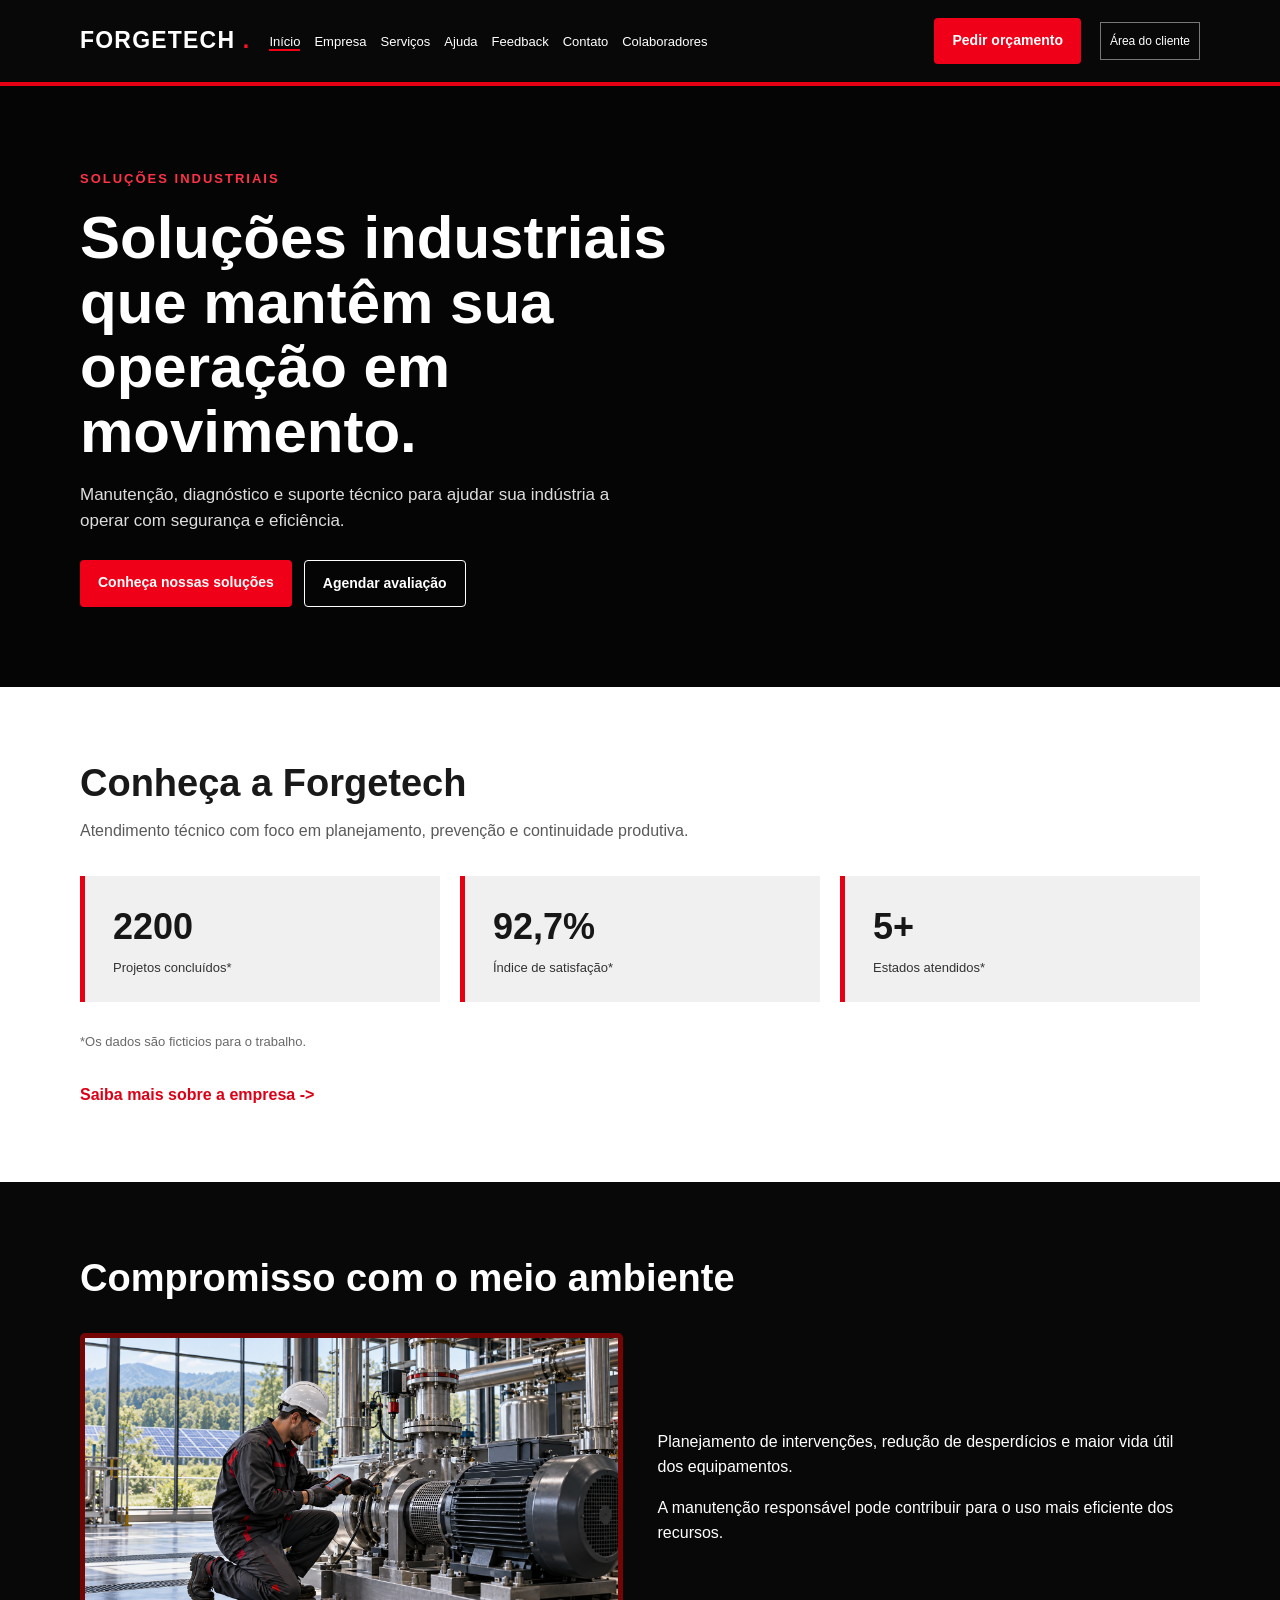
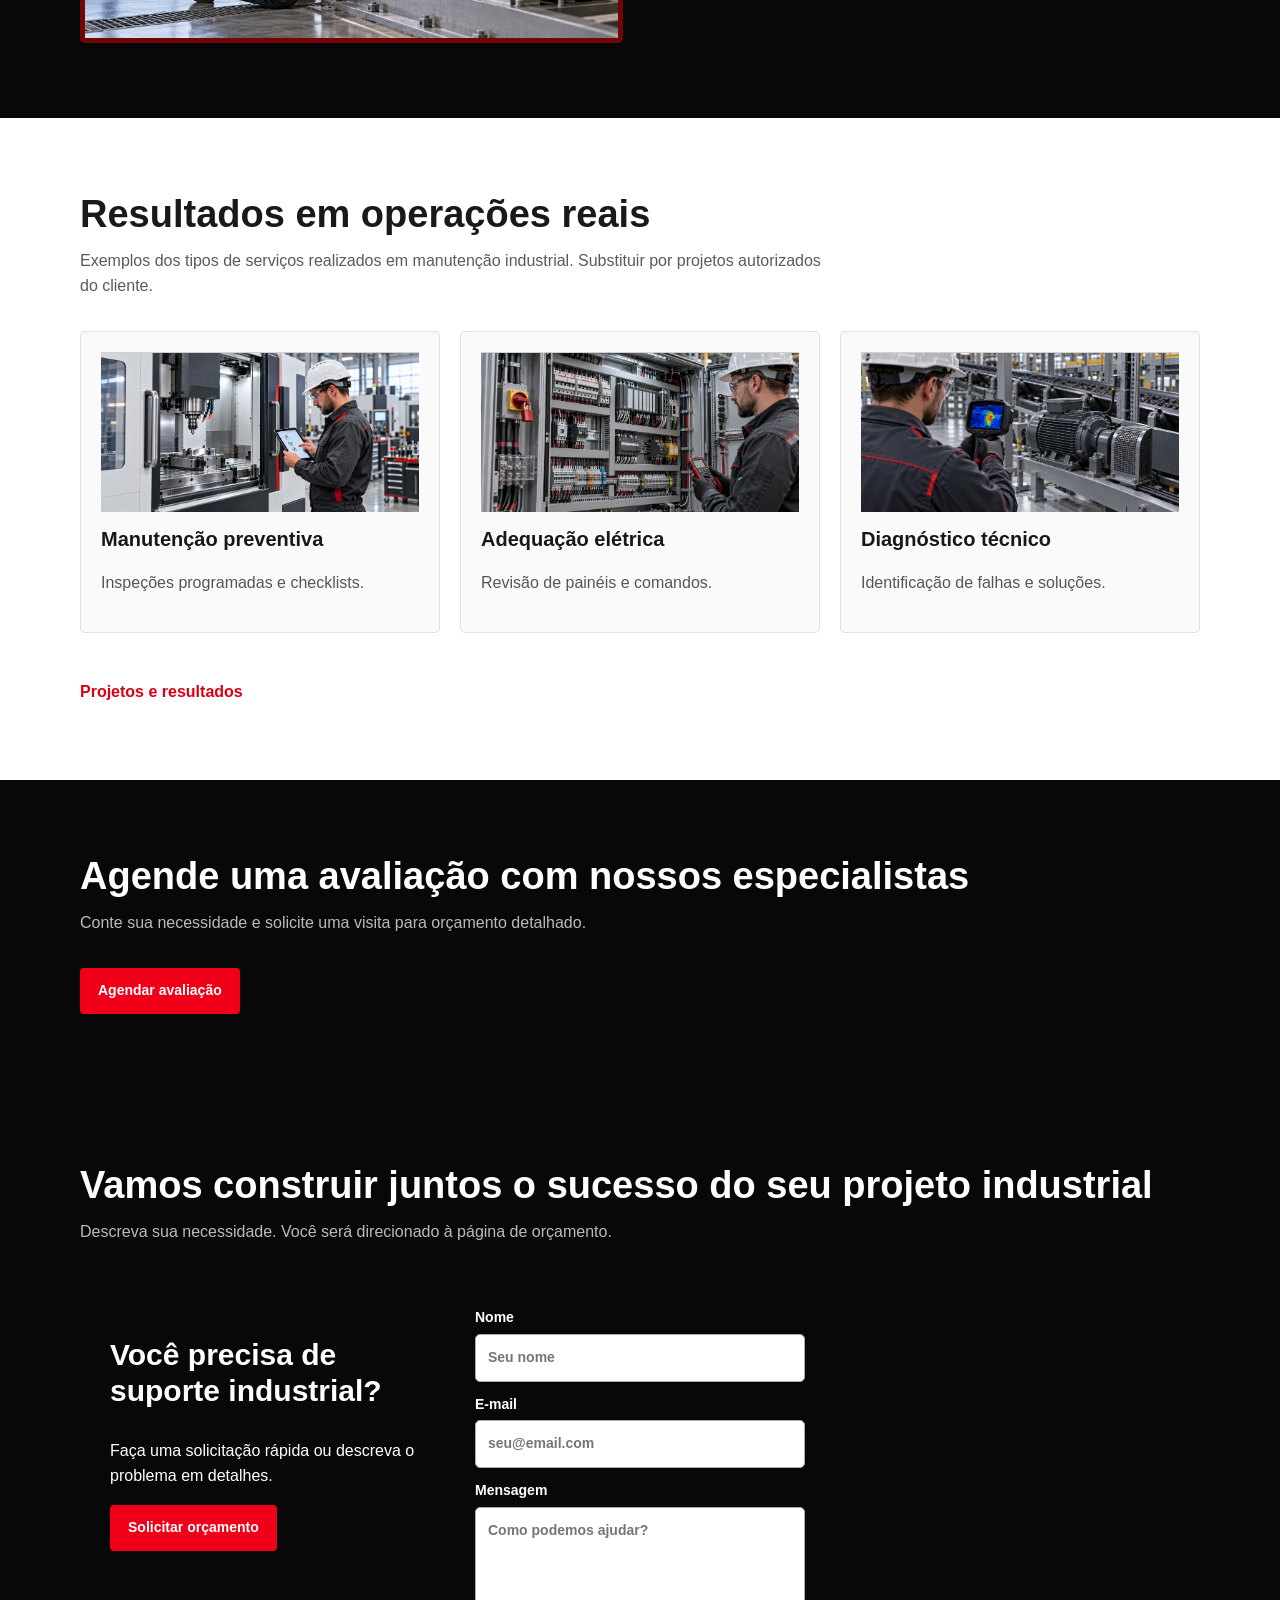
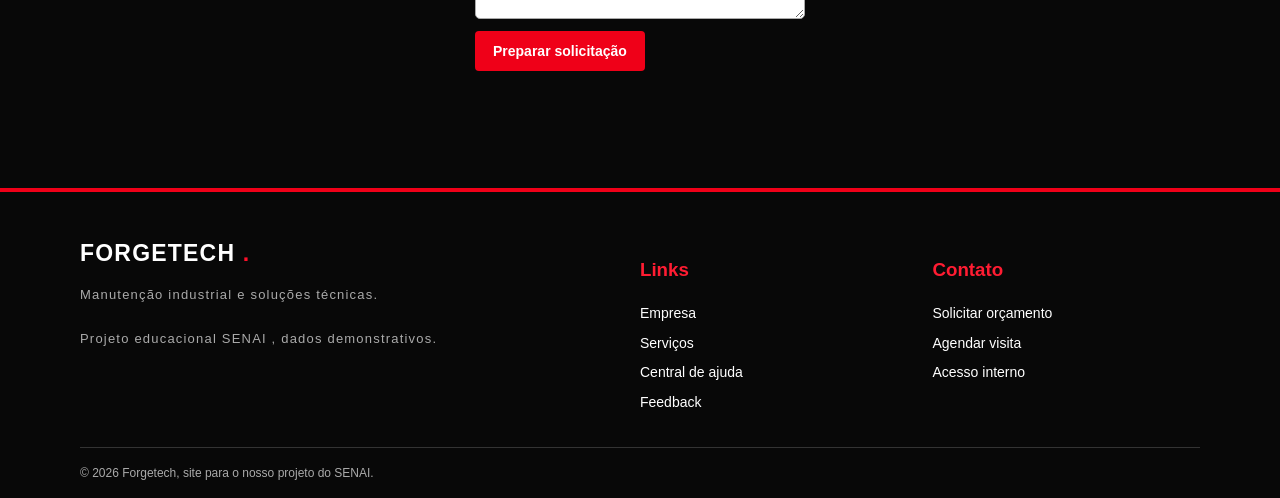
<file: index.html>
<!doctype html>
<html lang="pt-BR">
  <head>
    <meta charset="utf-8" />
    <meta content="width=device-width, initial-scale=1" name="viewport" />
    <meta content="Forgetech: manutenção industrial, serviços e suporte técnico." name="description" />
    <title>Index | Forgetech</title>
    <link href="assets/css/style.css" rel="stylesheet" />
    <link rel="icon" href="favicon.ico" type="image/x-icon">
  </head>
  <body>

    <header class="cabecalho">
      <div class="container topo">
        <a class="logo" href="index.html">
          FORGETECH
          <span>.</span>
        </a>

          <nav aria-label="Menu principal">
            <ul>
              <li>
              <a aria-current="page" class="ativo" href="index.html">Início</a>
              </li>
              <li>
              <a href="empresa.html">Empresa</a>
              </li>
              <li>
              <a href="solucoes.html">Serviços</a>
            </li>
            <li>
              <a href="conhecimento.html">Ajuda</a>
            </li>
            <li>
              <a href="feedback.html">Feedback</a>
            </li>
            <li>
              <a href="contato.html">Contato</a>
            </li>
          <li>
              <a href="colaboradores.html">Colaboradores</a>
            </li>
          </ul>
        </nav>
        <a class="botao topo-botao" href="contato.html#rapido">Pedir orçamento</a>
        <a class="acesso" href="acesso.html">Área do cliente</a>
          </div>

        </header>

        <main>

          <section class="hero">

            <div aria-label="Composição abstrata de equipamentos industriais" class="hero-arte" role="img">
          <div class="hero-detalhe"></div>
            </div>

            <div class="container hero-conteudo">
          <span class="sobretitulo">SOLUÇÕES INDUSTRIAIS</span>
          <h1>Soluções industriais que mantêm sua operação em movimento.</h1>
          <p>
            Manutenção, diagnóstico e suporte técnico para ajudar sua indústria a operar com segurança e
            eficiência.
          </p>

           <div class="acoes">
            <a class="botao" href="solucoes.html">Conheça nossas soluções</a>
            <a class="botao contorno" href="contato.html#visita">Agendar avaliação</a>
           </div>
         </div>
       </section>

       <section class="secao claro">

         <div class="container">
          <h2>Conheça a Forgetech</h2>
          <p class="introducao">
            Atendimento técnico com foco em planejamento, prevenção e continuidade produtiva.
          </p>

          <div class="metricas">
            <article class="metrica">
              <strong>2200</strong>
              <span>Projetos concluídos*</span>
            </article>

            <article class="metrica">
              <strong>92,7%</strong>
              <span>Índice de satisfação*</span>
            </article>

            <article class="metrica">
              <strong>5+</strong>
              <span>Estados atendidos*</span>
            </article>
          </div>
          <p class="observacao">*Os dados são ficticios para o trabalho.</p>
          <a class="link" href="empresa.html">Saiba mais sobre a empresa -></a>
        </div>
      </section>

      <section class="secao escuro">

        <div class="container">
          <h2>Compromisso com o meio ambiente</h2>
          <p class="introducao"></p>
          <div class="ambiental">

            <div class="imagem-ilustrativa">
              <img src="assets/img/Manutenção industrial sustentável.png">
              </div>

              <div>
              <p>Planejamento de intervenções, redução de desperdícios e maior vida útil dos equipamentos.</p>
              <p>A manutenção responsável pode contribuir para o uso mais eficiente dos recursos.</p>
              </div>
            </div>
          </div>
        </section>

        <section class="secao claro">

          <div class="container">
          <h2>Resultados em operações reais</h2>
          <p class="introducao">
            Exemplos dos tipos de serviços realizados em manutenção industrial. Substituir por projetos
            autorizados do cliente.
          </p>
          <div class="cards">

            <article class="card">
              <div class="card-imagem">
                <img src="assets/img/Inspeção preventiva num centro CNC.png" alt="">
              </div>
              <h3>Manutenção preventiva</h3>
              <p>Inspeções programadas e checklists.</p>
            </article>

            <article class="card">
              <div class="card-imagem">
                <img src="assets/img/Inspeção segura de quadro elétrico industrial.png" alt="">
              </div>
              <h3>Adequação elétrica</h3>
              <p>Revisão de painéis e comandos.</p>
            </article>

                <article class="card">
              <div class="card-imagem">
                <img src="assets/img/Inspeção térmica do motor industrial.png" alt="">
              </div>
              <h3>Diagnóstico técnico</h3>
              <p>Identificação de falhas e soluções.</p>
                </article>
              </div>
          <a class="link" href="empresa.html#projetos">Projetos e resultados</a>
            </div>
          </section>

          <section class="secao escuro">
            <div class="container">
          <h2>Agende uma avaliação com nossos especialistas</h2>
          <p class="introducao">Conte sua necessidade e solicite uma visita para orçamento detalhado.</p>
          <a class="botao" href="contato.html#visita">Agendar avaliação</a>
         </div>

       </section>

       <section class="secao escuro">

         <div class="container">
          <h2>Vamos construir juntos o sucesso do seu projeto industrial</h2>
          <p class="introducao">Descreva sua necessidade. Você será direcionado à página de orçamento.</p>

           <div class="cta-grid">

             <div>
              <h3>Você precisa de suporte industrial?</h3>
              <p>Faça uma solicitação rápida ou descreva o problema em detalhes.</p>
              <a class="botao" href="contato.html#rapido">Solicitar orçamento</a>
             </div>
            <form class="formulario" data-demo-form="">
              <label>
                Nome
                <input name="nome" placeholder="Seu nome" required="" />
              </label>
              <label>
                E-mail
                <input name="email" placeholder="seu@email.com" required="" type="email" />
              </label>
              <label>
                Mensagem
                <textarea name="mensagem" placeholder="Como podemos ajudar?" required="" rows="4"></textarea>
              </label>
              <button class="botao" type="submit">Preparar solicitação</button>
              <p aria-live="polite" class="aviso-form"></p>
            </form>
          </div>
        </div>
      </section>
    </main>

    <footer class="rodape">

      <div class="container footer-grid">

        <div class="footer-logo">
          FORGETECH
          <span>.</span>
          <p>Manutenção industrial e soluções técnicas.</p>
          <small>Projeto educacional SENAI , dados demonstrativos.</small>
          </div>

          <div>
          <h3>Links</h3>
          <a href="empresa.html">Empresa</a>
          <a href="solucoes.html">Serviços</a>
          <a href="conhecimento.html">Central de ajuda</a>
          <a href="feedback.html">Feedback</a>
          </div>

          <div>
          <h3>Contato</h3>
          <a href="contato.html">Solicitar orçamento</a>
          <a href="contato.html#visita">Agendar visita</a>
          <a href="acesso.html">Acesso interno</a>
        </div>
      </div>

      <div class="container fim">
        © 2026 Forgetech, site para o nosso projeto do SENAI.
      </div>
    </footer>
    <script src="assets/JS/sistema.js"></script>
  </body>
</html>
</file>
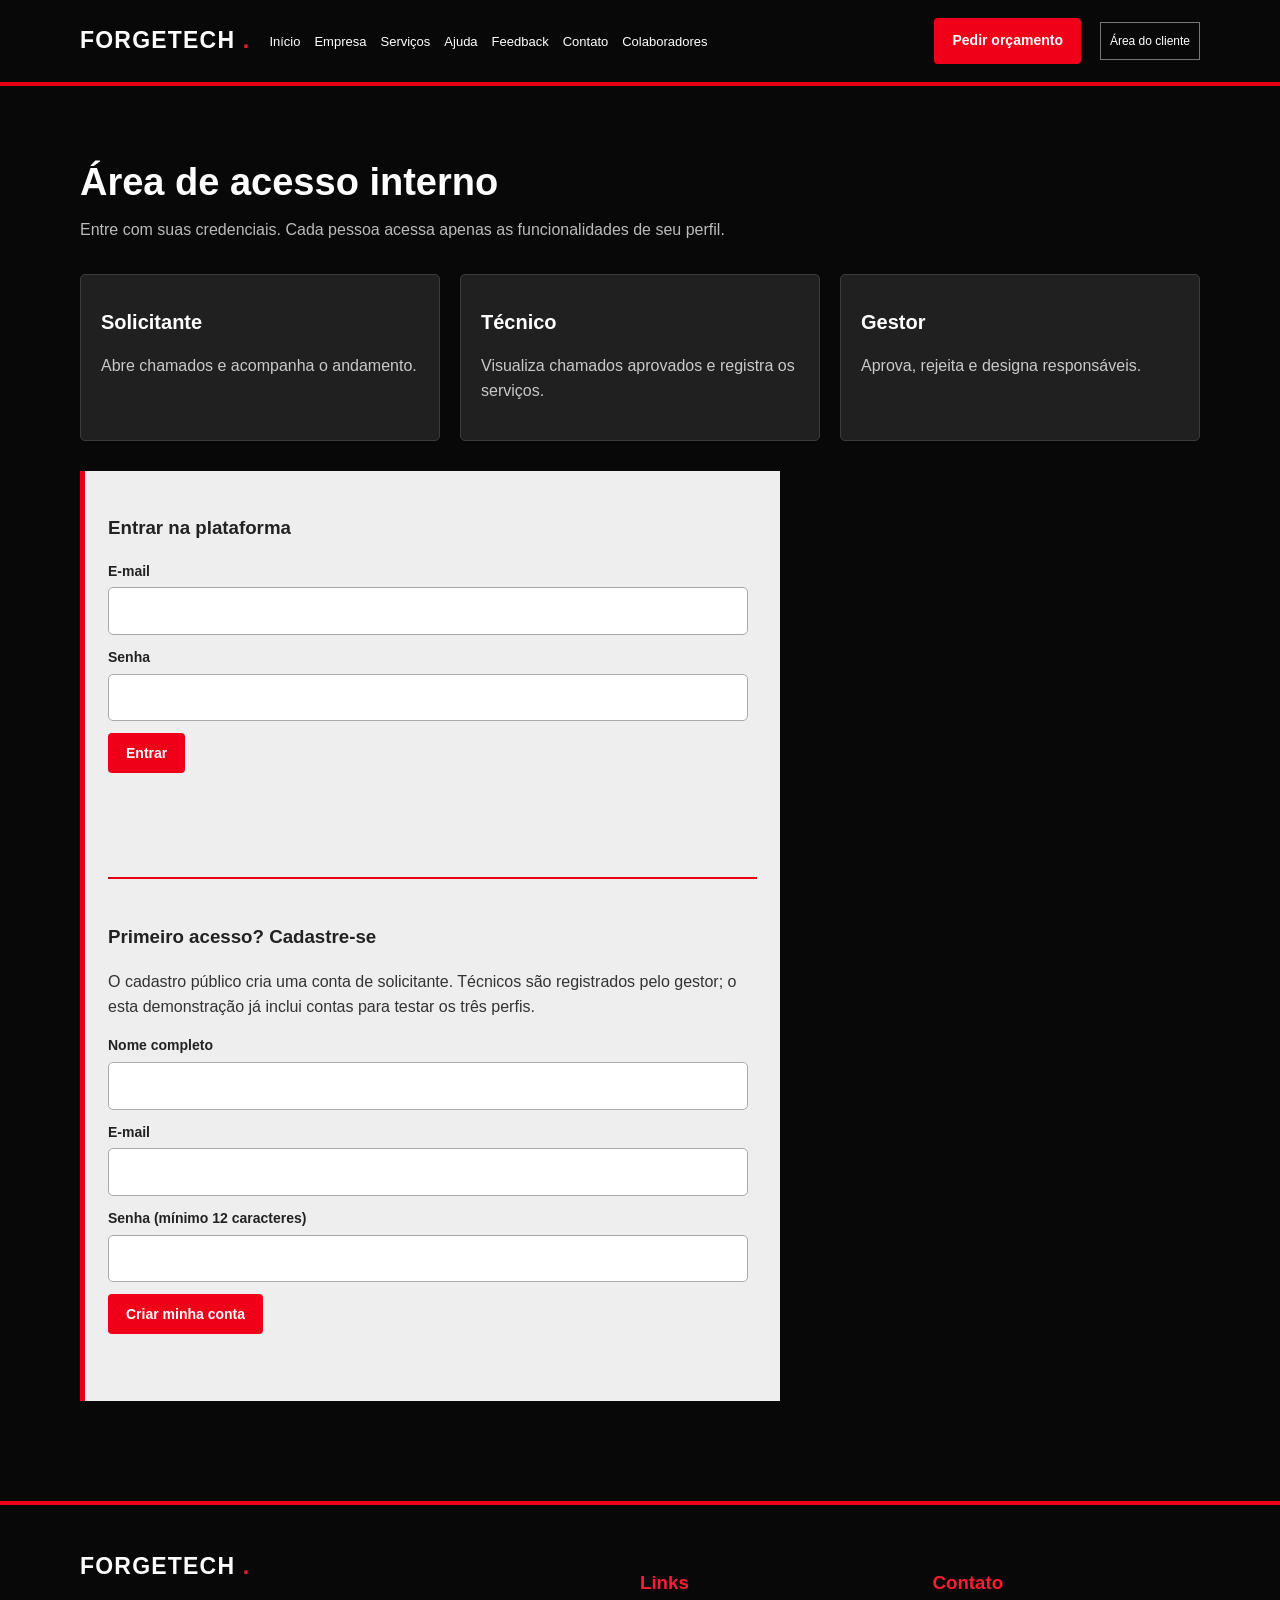
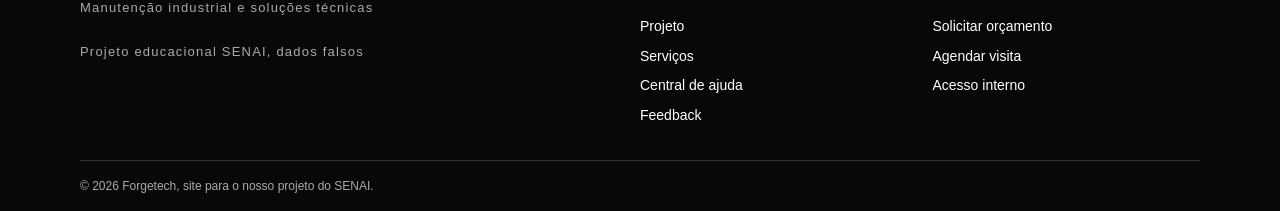
<file: acesso.html>
<!doctype html>
<html lang="pt-BR">
  <head>
    <meta charset="utf-8" />
    <meta content="width=device-width, initial-scale=1" name="viewport" />
    <meta content="Forgetech: manutenção industrial, serviços e suporte técnico." name="description" />
    <title>Acesso | Forgetech</title>
    <link href="assets/css/style.css" rel="stylesheet" />
    <link rel="icon" href="favicon.ico" type="image/x-icon">
  </head>
  <body>

    <header class="cabecalho">
      <div class="container topo">
        <a class="logo" href="index.html">
          FORGETECH
          <span>.</span>
        </a>

          <nav aria-label="Menu principal">
            <ul>
              <li>
              <a href="index.html">Início</a>
              </li>
              <li>
              <a href="empresa.html">Empresa</a>
              </li>
              <li>
              <a href="solucoes.html">Serviços</a>
            </li>
            <li>
              <a href="conhecimento.html">Ajuda</a>
            </li>
            <li>
              <a href="feedback.html">Feedback</a>
            </li>
            <li>
              <a href="contato.html">Contato</a>
            </li>
          <li>
              <a href="colaboradores.html">Colaboradores</a>
            </li>
          </ul>
        </nav>
        <a class="botao topo-botao" href="contato.html#rapido">Pedir orçamento</a>
        <a class="acesso" href="acesso.html">Área do cliente</a>
          </div>

        </header>

        <main>

          <section class="secao escuro">

            <div class="container">
          <h2>Área de acesso interno</h2>
          <p class="introducao">
            Entre com suas credenciais. Cada pessoa acessa apenas as funcionalidades de seu perfil.
          </p>
              <div class="cards">

                <article class="card plano">
              <h3>Solicitante</h3>
              <p>Abre chamados e acompanha o andamento.</p>
             </article>

             <article class="card plano">
              <h3>Técnico</h3>
              <p>Visualiza chamados aprovados e registra os serviços.</p>
             </article>

             <article class="card plano">
              <h3>Gestor</h3>
              <p>Aprova, rejeita e designa responsáveis.</p>
             </article>
           </div>

           <div class="caixa login-box">
            <h3>Entrar na plataforma</h3>
            <form class="formulario form-largo" id="login-form">
              <label>
                E-mail
                <input autocomplete="username" name="email" required="" type="email" />
              </label>
              <label>
                Senha
                <input autocomplete="current-password" name="senha" required="" type="password" />
              </label>
              <button class="botao" type="submit">Entrar</button>
              <p aria-live="polite" class="mensagem" id="login-mensagem"></p>
            </form>

            <div class="cadastro-box">
              <h3>Primeiro acesso? Cadastre-se</h3>
              <p>
                O cadastro público cria uma conta de solicitante. Técnicos são registrados pelo gestor; o
                esta demonstração já inclui contas para testar os três perfis.
              </p>

              <form class="formulario form-largo" id="cadastro-form">
                <label>
                  Nome completo
                  <input autocomplete="name" maxlength="100" minlength="3" name="nome" required="" />
                </label>
                <label>
                  E-mail
                  <input autocomplete="email" name="email" required="" type="email" />
                </label>
                <label>
                  Senha (mínimo 12 caracteres)
                  <input
                    autocomplete="new-password"
                    minlength="12"
                    name="senha"
                    required=""
                    type="password"
                  />
                </label>
                <button class="botao" type="submit">Criar minha conta</button>
                <p id="cadastro-mensagem" role="status"></p>
              </form>
            </div>
          </div>
        </div>
      </section>
    </main>

    <footer class="rodape">

      <div class="container footer-grid">
        <div class="footer-logo">
          FORGETECH
          <span>.</span>
          <p>Manutenção industrial e soluções técnicas</p>
          <small>Projeto educacional SENAI, dados falsos</small>
            </div>

            <div>
          <h3>Links</h3>
          <a href="empresa.html">Projeto</a>
          <a href="solucoes.html">Serviços</a>
          <a href="conhecimento.html">Central de ajuda</a>
          <a href="feedback.html">Feedback</a>
            </div>

            <div>
          <h3>Contato</h3>
          <a href="contato.html">Solicitar orçamento</a>
          <a href="contato.html#visita">Agendar visita</a>
          <a href="acesso.html">Acesso interno</a>
         </div>
       </div>

       <div class="container fim">
        © 2026 Forgetech, site para o nosso projeto do SENAI.
       </div>
     </footer>
    <script src="assets/JS/sistema.js"></script>
   </body>
 </html>
</file>
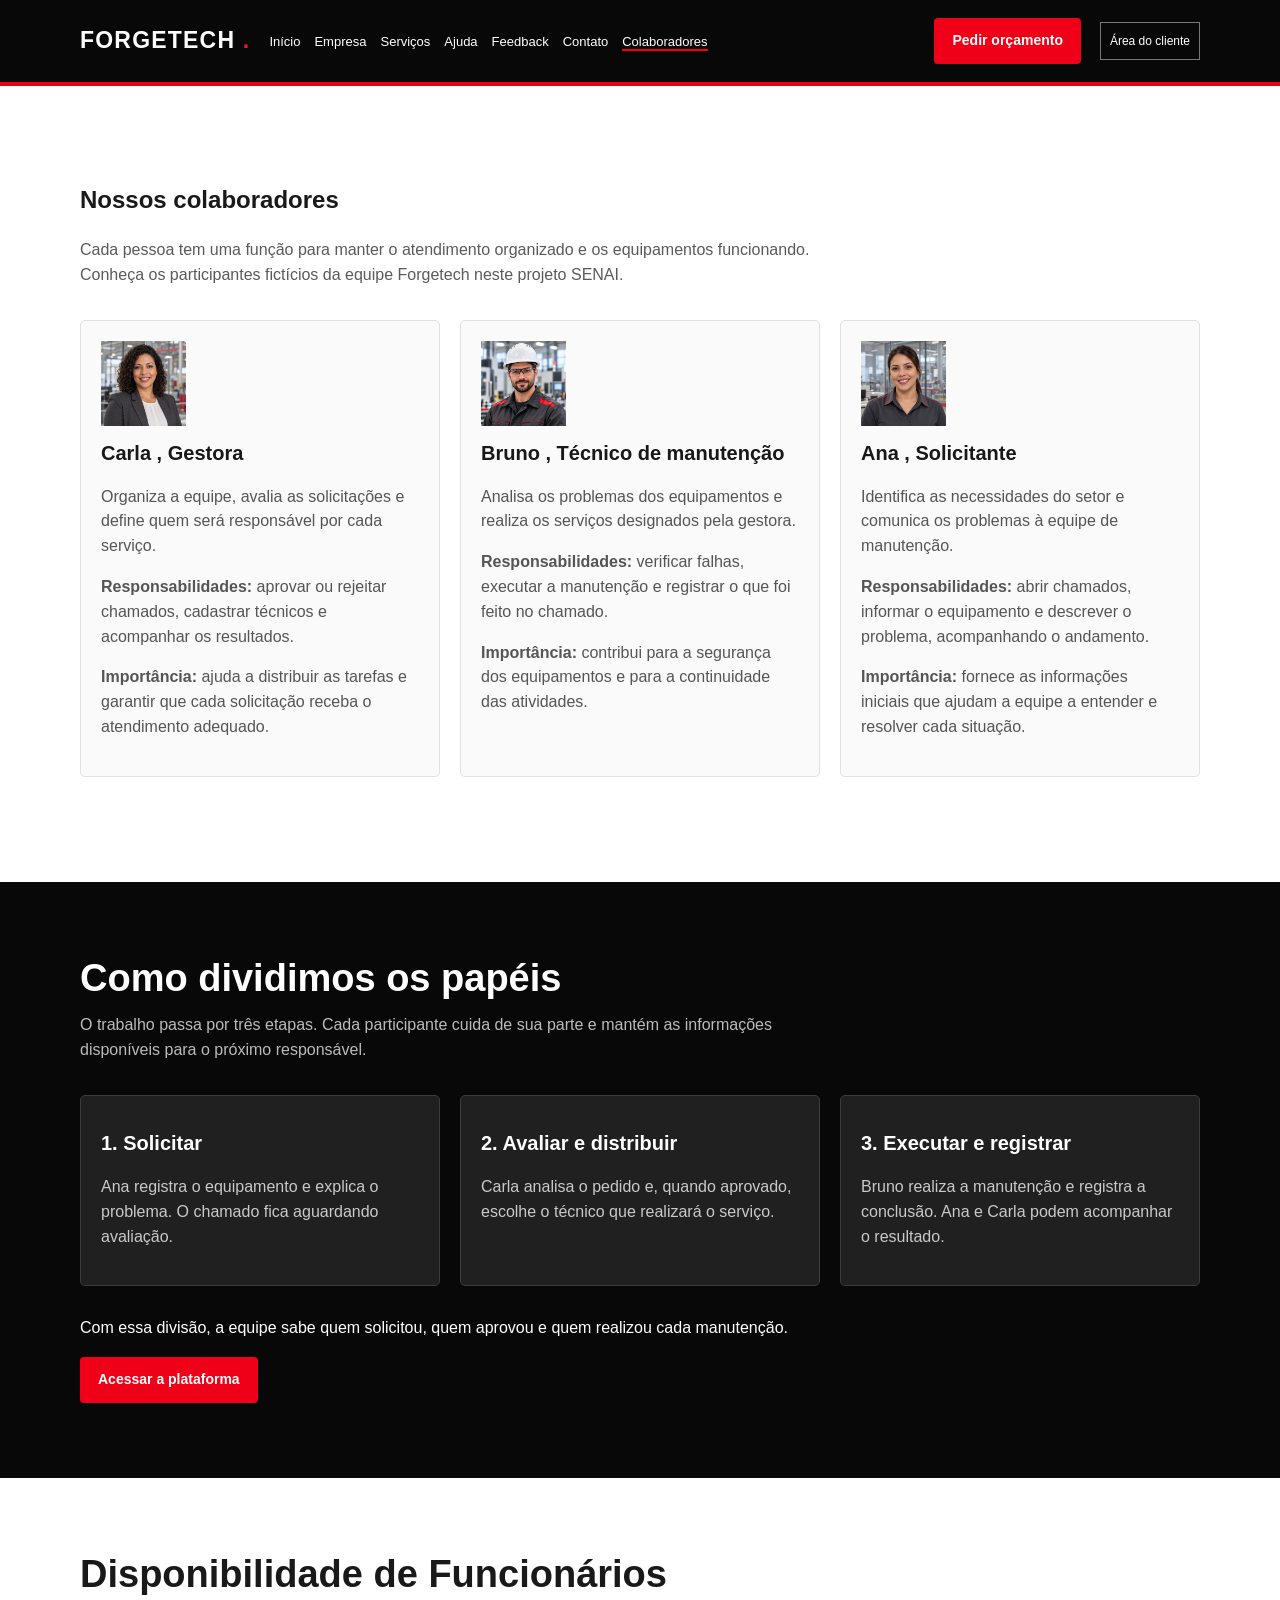
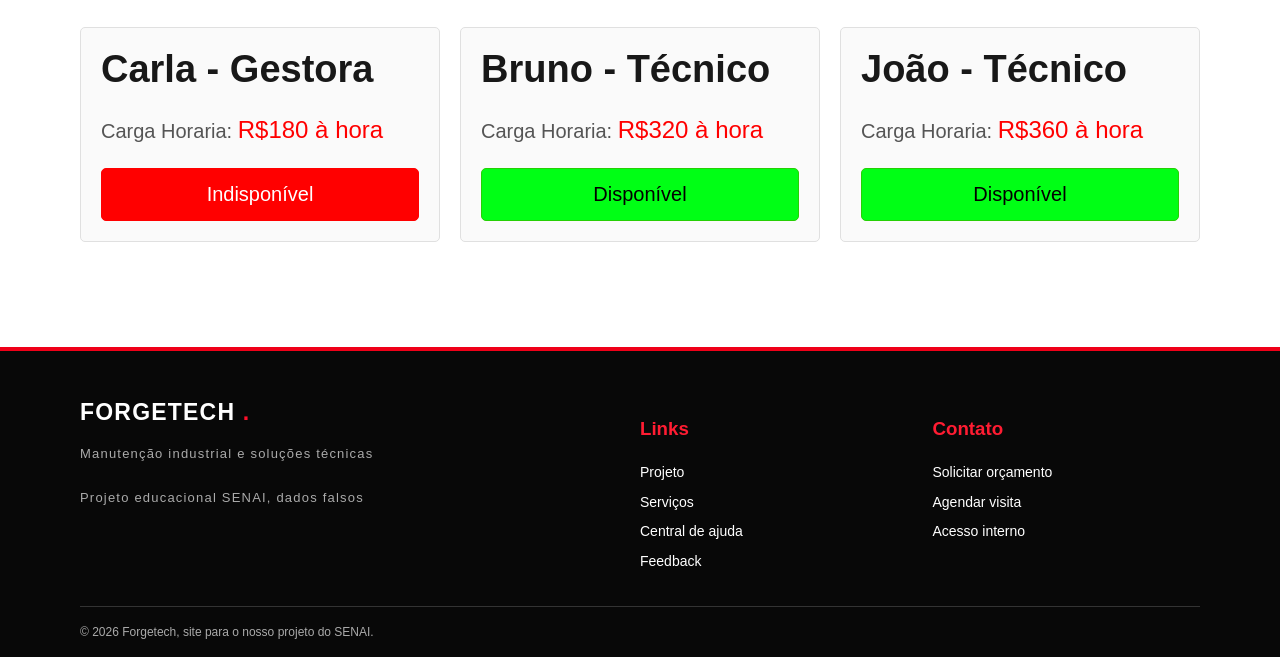
<file: colaboradores.html>
<!doctype html>
<html lang="pt-BR">
  <head>
    <meta charset="utf-8" />
    <meta content="width=device-width, initial-scale=1" name="viewport" />
    <meta content="Forgetech: manutenção industrial, serviços e suporte técnico." name="description" />
    <title>Colaboradores | Forgetech</title>
    <link href="assets/css/style.css" rel="stylesheet" />
    <link rel="icon" href="favicon.ico" type="image/x-icon">
  </head>
  <body>

    <header class="cabecalho">
      <div class="container topo">
        <a class="logo" href="index.html">
          FORGETECH
          <span>.</span>
        </a>

          <nav aria-label="Menu principal">
            <ul>
              <li>
              <a href="index.html">Início</a>
              </li>
              <li>
              <a href="empresa.html">Empresa</a>
              </li>
              <li>
              <a href="solucoes.html">Serviços</a>
            </li>
            <li>
              <a href="conhecimento.html">Ajuda</a>
            </li>
            <li>
              <a href="feedback.html">Feedback</a>
            </li>
            <li>
              <a href="contato.html">Contato</a>
            </li>
          <li>
              <a aria-current="page" class="ativo" href="colaboradores.html">Colaboradores</a>
            </li>
          </ul>
        </nav>
        <a class="botao topo-botao" href="contato.html#rapido">Pedir orçamento</a>
        <a class="acesso" href="acesso.html">Área do cliente</a>
          </div>

        </header>

        <main>

        <section class="secao claro">

         <div class="container">
          <h1>Nossos colaboradores</h1>
          <p class="introducao">
            Cada pessoa tem uma função para manter o atendimento organizado e os equipamentos
            funcionando. Conheça os participantes fictícios da equipe Forgetech neste projeto SENAI.
          </p>
          <div class="cards">

            <article class="card">
              <div class="avatar">
                <img src="assets/img/Carla, gestora de operações-2.png" alt="">
              </div>
              <h3>Carla , Gestora</h3>
              <p>Organiza a equipe, avalia as solicitações e define quem será responsável por cada serviço.</p>
              <p><strong>Responsabilidades:</strong> aprovar ou rejeitar chamados, cadastrar técnicos e acompanhar os resultados.</p>
              <p><strong>Importância:</strong> ajuda a distribuir as tarefas e garantir que cada solicitação receba o atendimento adequado.</p>
            </article>

            <article class="card">
              <div class="avatar">
                <img src="assets/img/Bruno, técnico de manutenção industrial-1.png" alt="">
              </div>
              <h3>Bruno , Técnico de manutenção</h3>
              <p>Analisa os problemas dos equipamentos e realiza os serviços designados pela gestora.</p>
              <p><strong>Responsabilidades:</strong> verificar falhas, executar a manutenção e registrar o que foi feito no chamado.</p>
              <p><strong>Importância:</strong> contribui para a segurança dos equipamentos e para a continuidade das atividades.</p>
            </article>

            <article class="card">
              <div class="avatar">
                <img src="assets/img/Retrato corporativo de Ana na fábrica-3.png" alt="">
              </div>
              <h3>Ana , Solicitante</h3>
              <p>Identifica as necessidades do setor e comunica os problemas à equipe de manutenção.</p>
              <p><strong>Responsabilidades:</strong> abrir chamados, informar o equipamento e descrever o problema, acompanhando o andamento.</p>
              <p><strong>Importância:</strong> fornece as informações iniciais que ajudam a equipe a entender e resolver cada situação.</p>
            </article>

          </div>

        </div>

      </section>

       <section class="secao escuro">
        <div class="container">
          <h2>Como dividimos os papéis</h2>
          <p class="introducao">
            O trabalho passa por três etapas. Cada participante cuida de sua parte e mantém
            as informações disponíveis para o próximo responsável.
          </p>

          <div class="cards">
            <article class="card plano">
              <h3>1. Solicitar</h3>
              <p>Ana registra o equipamento e explica o problema. O chamado fica aguardando avaliação.</p>
            </article>

             <article class="card plano">
              <h3>2. Avaliar e distribuir</h3>
              <p>Carla analisa o pedido e, quando aprovado, escolhe o técnico que realizará o serviço.</p>
             </article>

            <article class="card plano">
              <h3>3. Executar e registrar</h3>
              <p>Bruno realiza a manutenção e registra a conclusão. Ana e Carla podem acompanhar o resultado.</p>
            </article>
          </div>

          <p>Com essa divisão, a equipe sabe quem solicitou, quem aprovou e quem realizou cada manutenção.</p>
          <a class="botao" href="acesso.html">Acessar a plataforma</a>
        </div>
       </section>

       <section class="secao claro">
        <div class="container">

        <h2>Disponibilidade de <span>Funcionários</span></h2>
        <div class="cards">

          <div class="card2">
            <h2>Carla - Gestora</h2>
            <p>Carga Horaria: <span>R$180 à hora</span></p>
            <div class="card-vermelho">
              Indisponível
            </div>
          </div>


            <div class="card2">
              <h2>Bruno - Técnico</h2>
              <p>Carga Horaria: <span>R$320 à hora</span></p>
              <div class="card-verde">
                Disponível
              </div>
            </div>


              <div class="card2">
                <h2>João - Técnico</h2>
                <p>Carga Horaria: <span>R$360 à hora</span></p>
                <div class="card-verde">
                  Disponível
                </div>
              </div>

        </div>


       </section>


    </main>

    <footer class="rodape">
      <div class="container footer-grid">

        <div class="footer-logo">
          FORGETECH
          <span>.</span>
          <p>Manutenção industrial e soluções técnicas</p>
          <small>Projeto educacional SENAI, dados falsos</small>
        </div>

        <div>
          <h3>Links</h3>
          <a href="empresa.html">Projeto</a>
          <a href="solucoes.html">Serviços</a>
          <a href="conhecimento.html">Central de ajuda</a>
          <a href="feedback.html">Feedback</a>
        </div>

        <div>
          <h3>Contato</h3>
          <a href="contato.html">Solicitar orçamento</a>
          <a href="contato.html#visita">Agendar visita</a>
          <a href="acesso.html">Acesso interno</a>
        </div>
      </div>

      <div class="container fim">
        © 2026 Forgetech, site para o nosso projeto do SENAI.
      </div>

      </footer>
    <script src="assets/JS/sistema.js"></script>
    </body>
  </html>
</file>
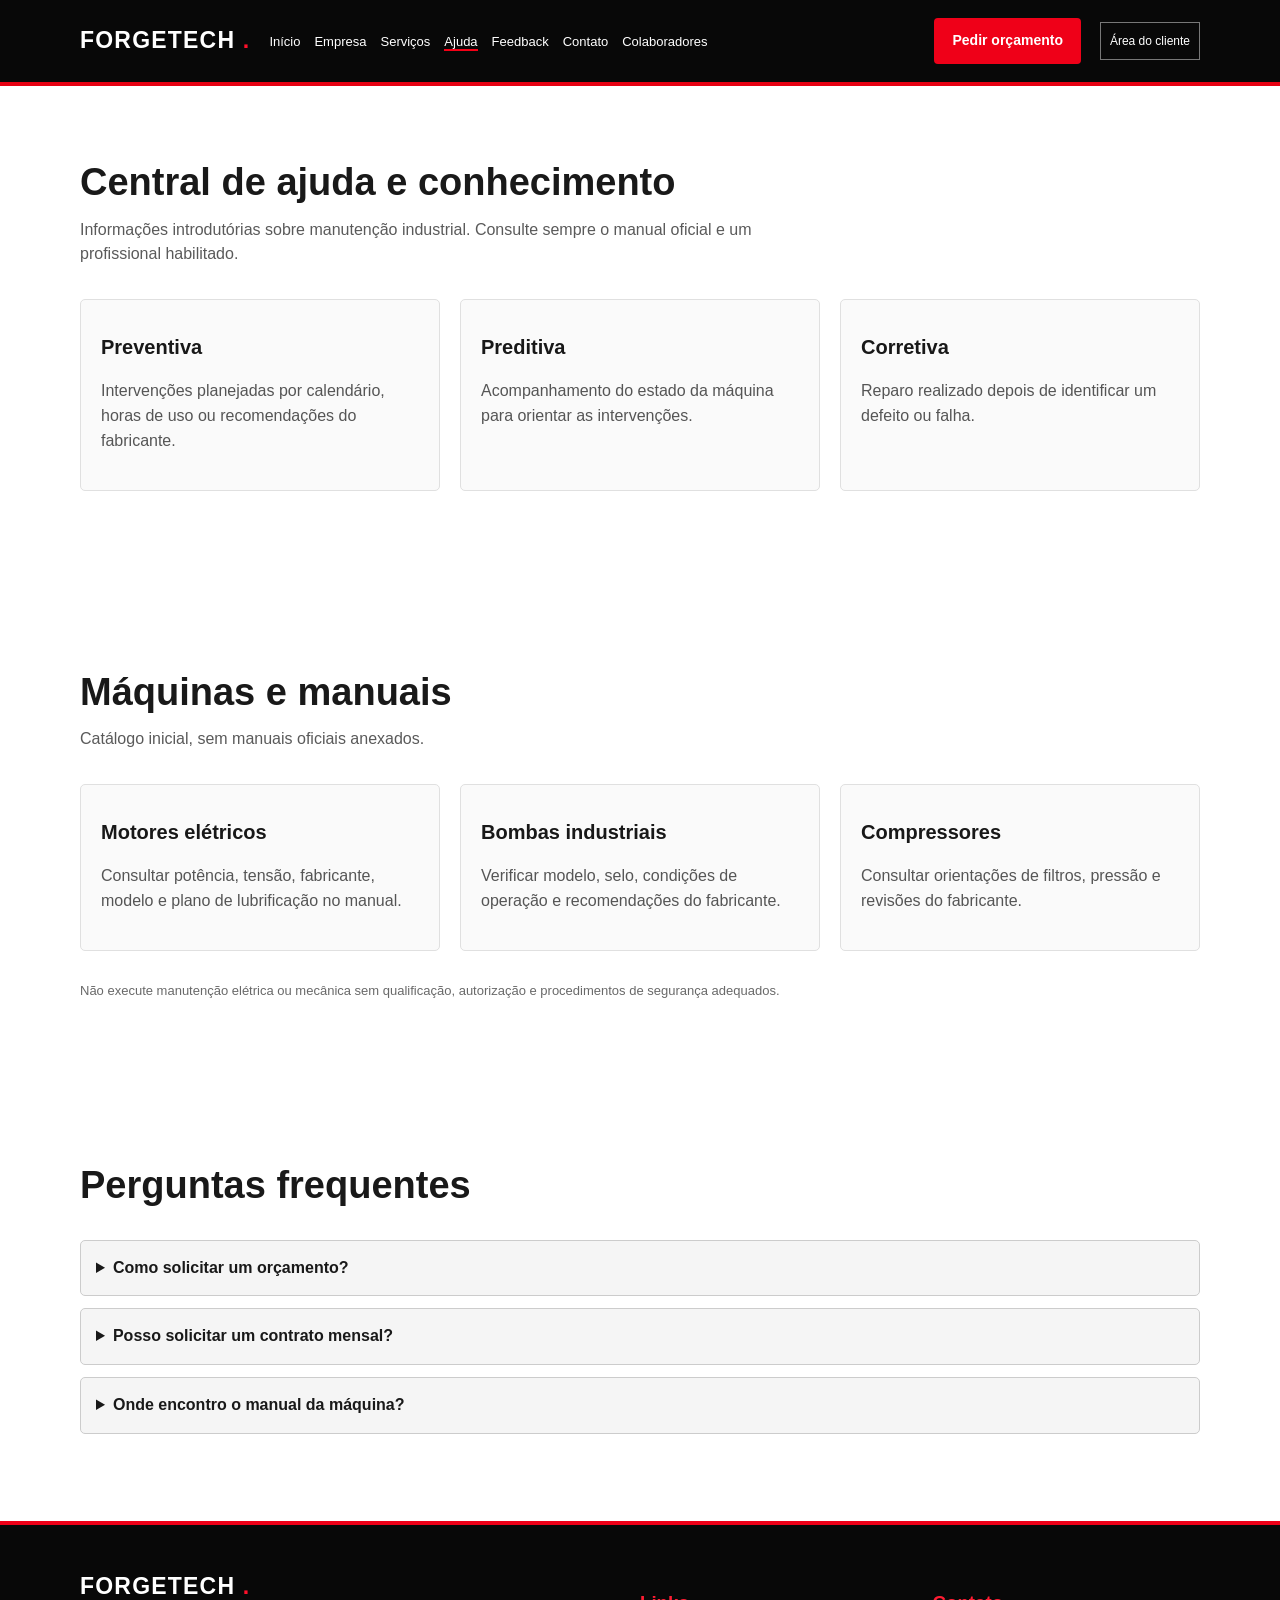
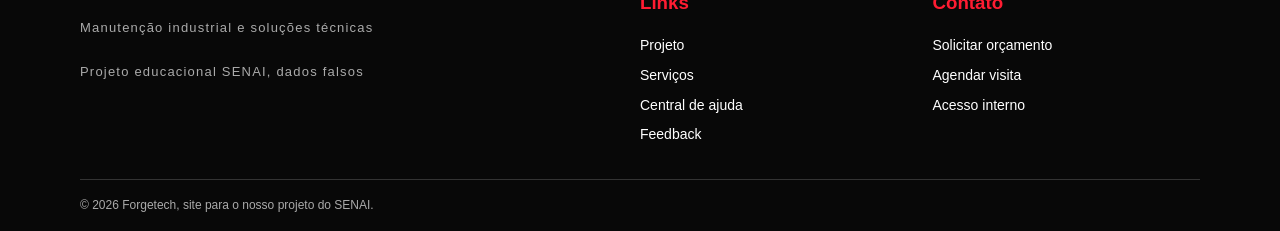
<file: conhecimento.html>
<!doctype html>

<html lang="pt-BR">

  <head>

    <meta charset="utf-8" />
    <meta content="width=device-width, initial-scale=1" name="viewport" />
    <meta content="Forgetech: manutenção industrial, serviços e suporte técnico." name="description" />
    <title>Conhecimento | Forgetech</title>
    <link href="assets/css/style.css" rel="stylesheet" />
    <link rel="icon" href="favicon.ico" type="image/x-icon">
  </head>

  <body>

    <header class="cabecalho">
      <div class="container topo">
        <a class="logo" href="index.html">
          FORGETECH
          <span>.</span>
        </a>



          <nav aria-label="Menu principal">
            <ul>
              <li>
              <a href="index.html">Início</a>
              </li>
              <li>
              <a href="empresa.html">Empresa</a>
              </li>
              <li>
              <a href="solucoes.html">Serviços</a>
            </li>
            <li>
              <a aria-current="page" class="ativo" href="conhecimento.html">Ajuda</a>
            </li>
            <li>
              <a href="feedback.html">Feedback</a>
            </li>
            <li>
              <a href="contato.html">Contato</a>
            </li>
          <li>
              <a href="colaboradores.html">Colaboradores</a>
            </li>
          </ul>
        </nav>
        <a class="botao topo-botao" href="contato.html#rapido">Pedir orçamento</a>
        <a class="acesso" href="acesso.html">Área do cliente</a>
          </div>

        </header>

        <main>

          <section class="secao claro">

            <div class="container">
          <h2>Central de ajuda e conhecimento</h2>
          <p class="introducao">
            Informações introdutórias sobre manutenção industrial. Consulte sempre o manual oficial e um
            profissional habilitado.
          </p>
              <div class="cards">

                <article class="card">
              <h3>Preventiva</h3>
              <p>Intervenções planejadas por calendário, horas de uso ou recomendações do fabricante.</p>
             </article>

             <article class="card">
              <h3>Preditiva</h3>
              <p>Acompanhamento do estado da máquina para orientar as intervenções.</p>
             </article>

             <article class="card">
              <h3>Corretiva</h3>
              <p>Reparo realizado depois de identificar um defeito ou falha.</p>
             </article>
           </div>
         </div>
      </section>

      <section class="secao claro">
        <div class="container">
          <h2>Máquinas e manuais</h2>
          <p class="introducao">Catálogo inicial, sem manuais oficiais anexados.</p>

          <div class="cards">

            <article class="card">
              <h3>Motores elétricos</h3>
              <p>Consultar potência, tensão, fabricante, modelo e plano de lubrificação no manual.</p>
            </article>

            <article class="card">
              <h3>Bombas industriais</h3>
              <p>Verificar modelo, selo, condições de operação e recomendações do fabricante.</p>
            </article>

            <article class="card">
              <h3>Compressores</h3>
              <p>Consultar orientações de filtros, pressão e revisões do fabricante.</p>
            </article>
          </div>
          <p class="observacao">
            Não execute manutenção elétrica ou mecânica sem qualificação, autorização e procedimentos de
            segurança adequados.
          </p>
        </div>
      </section>
      <section class="secao claro">

          <div class="container">
          <h2>Perguntas frequentes</h2>
          <p class="introducao"></p>

            <details>
            <summary>Como solicitar um orçamento?</summary>
            <p>Abra Contato e preencha o formulário rápido ou de visita técnica.</p>
            </details>

            <details>
            <summary>Posso solicitar um contrato mensal?</summary>
            <p>Sim, a proposta prevê planos; as condições são definidas após avaliação.</p>
            </details>

            <details>
            <summary>Onde encontro o manual da máquina?</summary>
            <p>O manual deve ser fornecido pelo fabricante ou pelo responsável do equipamento.</p>
          </details>
        </div>

      </section>

    </main>
    <footer class="rodape">

      <div class="container footer-grid">

        <div class="footer-logo">
          FORGETECH
          <span>.</span>
          <p>Manutenção industrial e soluções técnicas</p>
          <small>Projeto educacional SENAI, dados falsos</small>
        </div>

            <div>
          <h3>Links</h3>
          <a href="empresa.html">Projeto</a>
          <a href="solucoes.html">Serviços</a>
          <a href="conhecimento.html">Central de ajuda</a>
          <a href="feedback.html">Feedback</a>
            </div>

            <div>
          <h3>Contato</h3>
          <a href="contato.html">Solicitar orçamento</a>
          <a href="contato.html#visita">Agendar visita</a>
          <a href="acesso.html">Acesso interno</a>
            </div>
       </div>
       <div class="container fim">
        © 2026 Forgetech, site para o nosso projeto do SENAI.
       </div>

     </footer>
    <script src="assets/JS/sistema.js"></script>
   </body>
 </html>
</file>
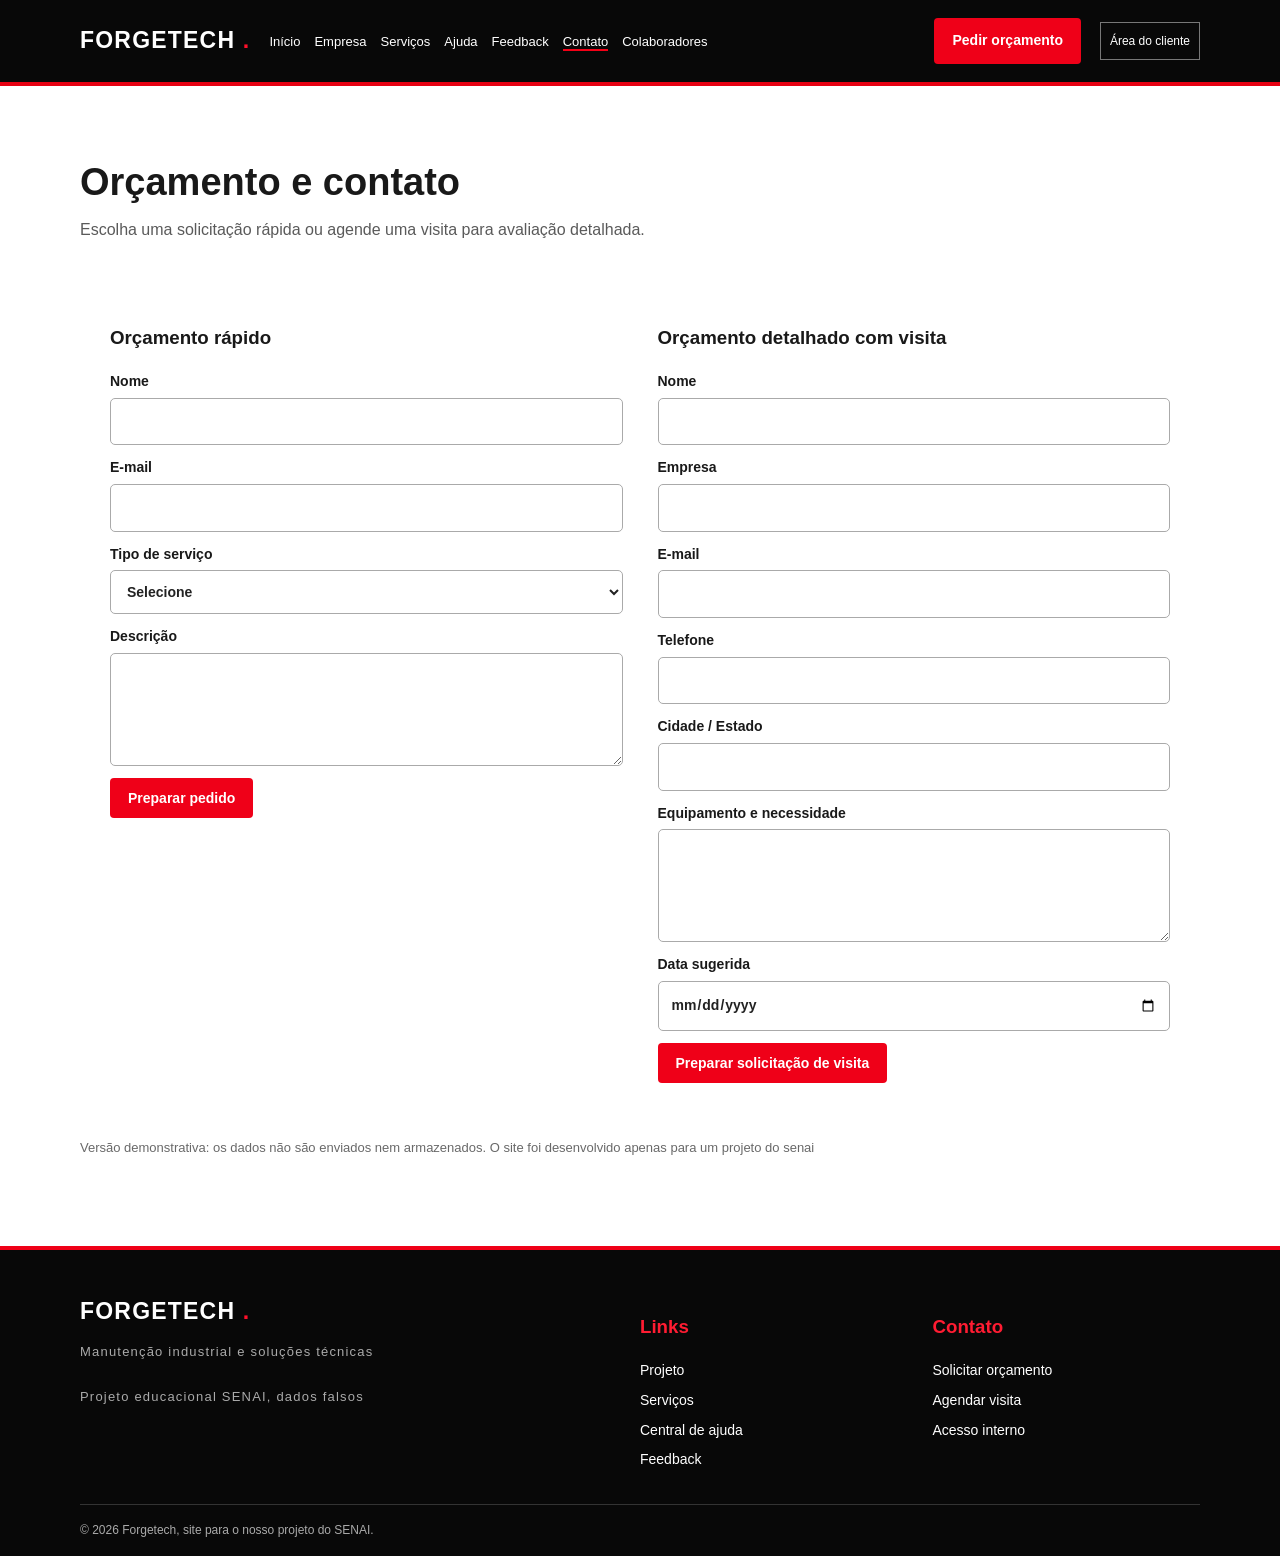
<file: contato.html>
<!doctype html>
<html lang="pt-BR">
  <head>
    <meta charset="utf-8" />
    <meta content="width=device-width, initial-scale=1" name="viewport" />
    <meta content="Forgetech: manutenção industrial, serviços e suporte técnico." name="description" />
    <title>Contato | Forgetech</title>
    <link href="assets/css/style.css" rel="stylesheet" />
    <link rel="icon" href="favicon.ico" type="image/x-icon">
  </head>
  <body>

    <header class="cabecalho">
      <div class="container topo">
        <a class="logo" href="index.html">
          FORGETECH
          <span>.</span>
        </a>

          <nav aria-label="Menu principal">
            <ul>
              <li>
              <a href="index.html">Início</a>
              </li>
              <li>
              <a href="empresa.html">Empresa</a>
              </li>
              <li>
              <a href="solucoes.html">Serviços</a>
            </li>
            <li>
              <a href="conhecimento.html">Ajuda</a>
            </li>
            <li>
              <a href="feedback.html">Feedback</a>
            </li>
            <li>
              <a aria-current="page" class="ativo" href="contato.html">Contato</a>
            </li>
          <li>
              <a href="colaboradores.html">Colaboradores</a>
            </li>
          </ul>
        </nav>
        <a class="botao topo-botao" href="contato.html#rapido">Pedir orçamento</a>
        <a class="acesso" href="acesso.html">Área do cliente</a>
          </div>

        </header>

        <main>

          <section class="secao claro">

            <div class="container">
          <h2>Orçamento e contato</h2>
          <p class="introducao">
            Escolha uma solicitação rápida ou agende uma visita para avaliação detalhada.
          </p>
              <div class="duas-colunas">

                <article id="rapido">
              <h3>Orçamento rápido</h3>

               <form class="formulario" data-demo-form="">
                <label>
                  Nome
                  <input name="nome" required="" />
                </label>
                <label>
                  E-mail
                  <input name="email" required="" type="email" />
                </label>
                <label>
                  Tipo de serviço
                  <select name="servico" required="">
                    <option value="">Selecione</option>
                    <option>Preventiva</option>
                    <option>Corretiva</option>
                    <option>Preditiva</option>
                    <option>Elétrica</option>
                    <option>Contrato de manutenção</option>
                    <option>Outro</option>
                  </select>
                </label>
                <label>
                  Descrição
                  <textarea name="descricao" required="" rows="4"></textarea>
                </label>
                <button class="botao" type="submit" onclick="limparFormulario()">Preparar pedido</button>
                <p aria-live="polite" class="aviso-form"></p>
              </form>

            </article>

            <article id="visita">
              <h3>Orçamento detalhado com visita</h3>

              <form class="formulario" data-demo-form="">
                <label>
                  Nome
                  <input name="nome" required="" />
                </label>
                <label>
                  Empresa
                  <input name="empresa" required="" />
                </label>
                <label>
                  E-mail
                  <input name="email" required="" type="email" />
                </label>
                <label>
                  Telefone
                  <input name="telefone" required="" type="tel" />
                </label>
                <label>
                  Cidade / Estado
                  <input name="local" required="" />
                </label>
                <label>
                  Equipamento e necessidade
                  <textarea name="equipamento" required="" rows="4"></textarea>
                </label>
                <label>
                  Data sugerida
                  <input name="data" required="" type="date" />
                </label>
                <button class="botao" type="submit" onclick="limparFormulario()">Preparar solicitação de visita</button>
                <p aria-live="polite" class="aviso-form"></p>
              </form>
            </article>
          </div>
          <p class="observacao">
            Versão demonstrativa: os dados não são enviados nem armazenados. O site foi desenvolvido apenas para um projeto do senai
          </p>
            </div>
          </section>
        </main>
        <footer class="rodape">

          <div class="container footer-grid">

            <div class="footer-logo">
          FORGETECH
          <span>.</span>
          <p>Manutenção industrial e soluções técnicas</p>
          <small>Projeto educacional SENAI, dados falsos</small>
         </div>

         <div>
          <h3>Links</h3>
          <a href="empresa.html">Projeto</a>
          <a href="solucoes.html">Serviços</a>
          <a href="conhecimento.html">Central de ajuda</a>
          <a href="feedback.html">Feedback</a>
         </div>

         <div>
          <h3>Contato</h3>
          <a href="contato.html">Solicitar orçamento</a>
          <a href="contato.html#visita">Agendar visita</a>
          <a href="acesso.html">Acesso interno</a>
        </div>
      </div>
      <div class="container fim">
        © 2026 Forgetech, site para o nosso projeto do SENAI.
      </div>
    </footer>
    <script>
    function limparFormulario() {
        document.getElementById("formulario").reset();
      }
</script>
  </body>
</html>
</file>
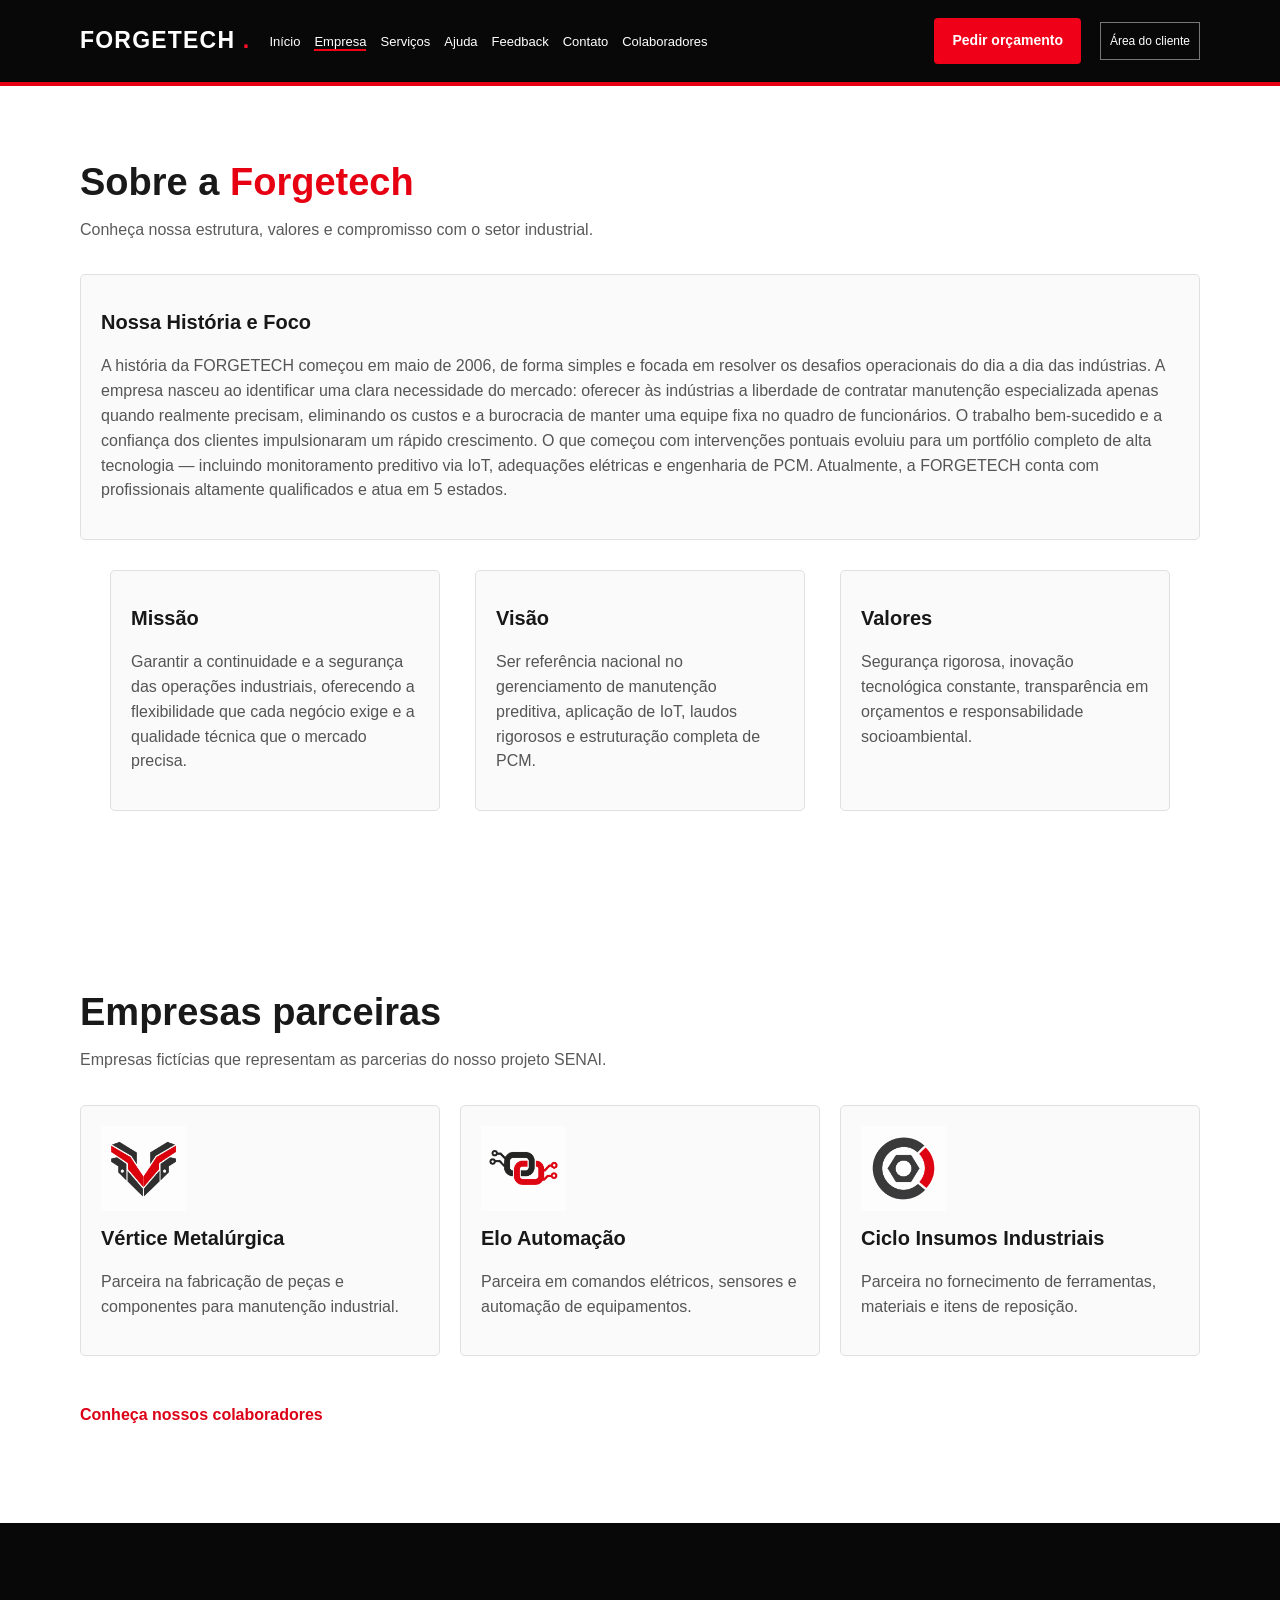
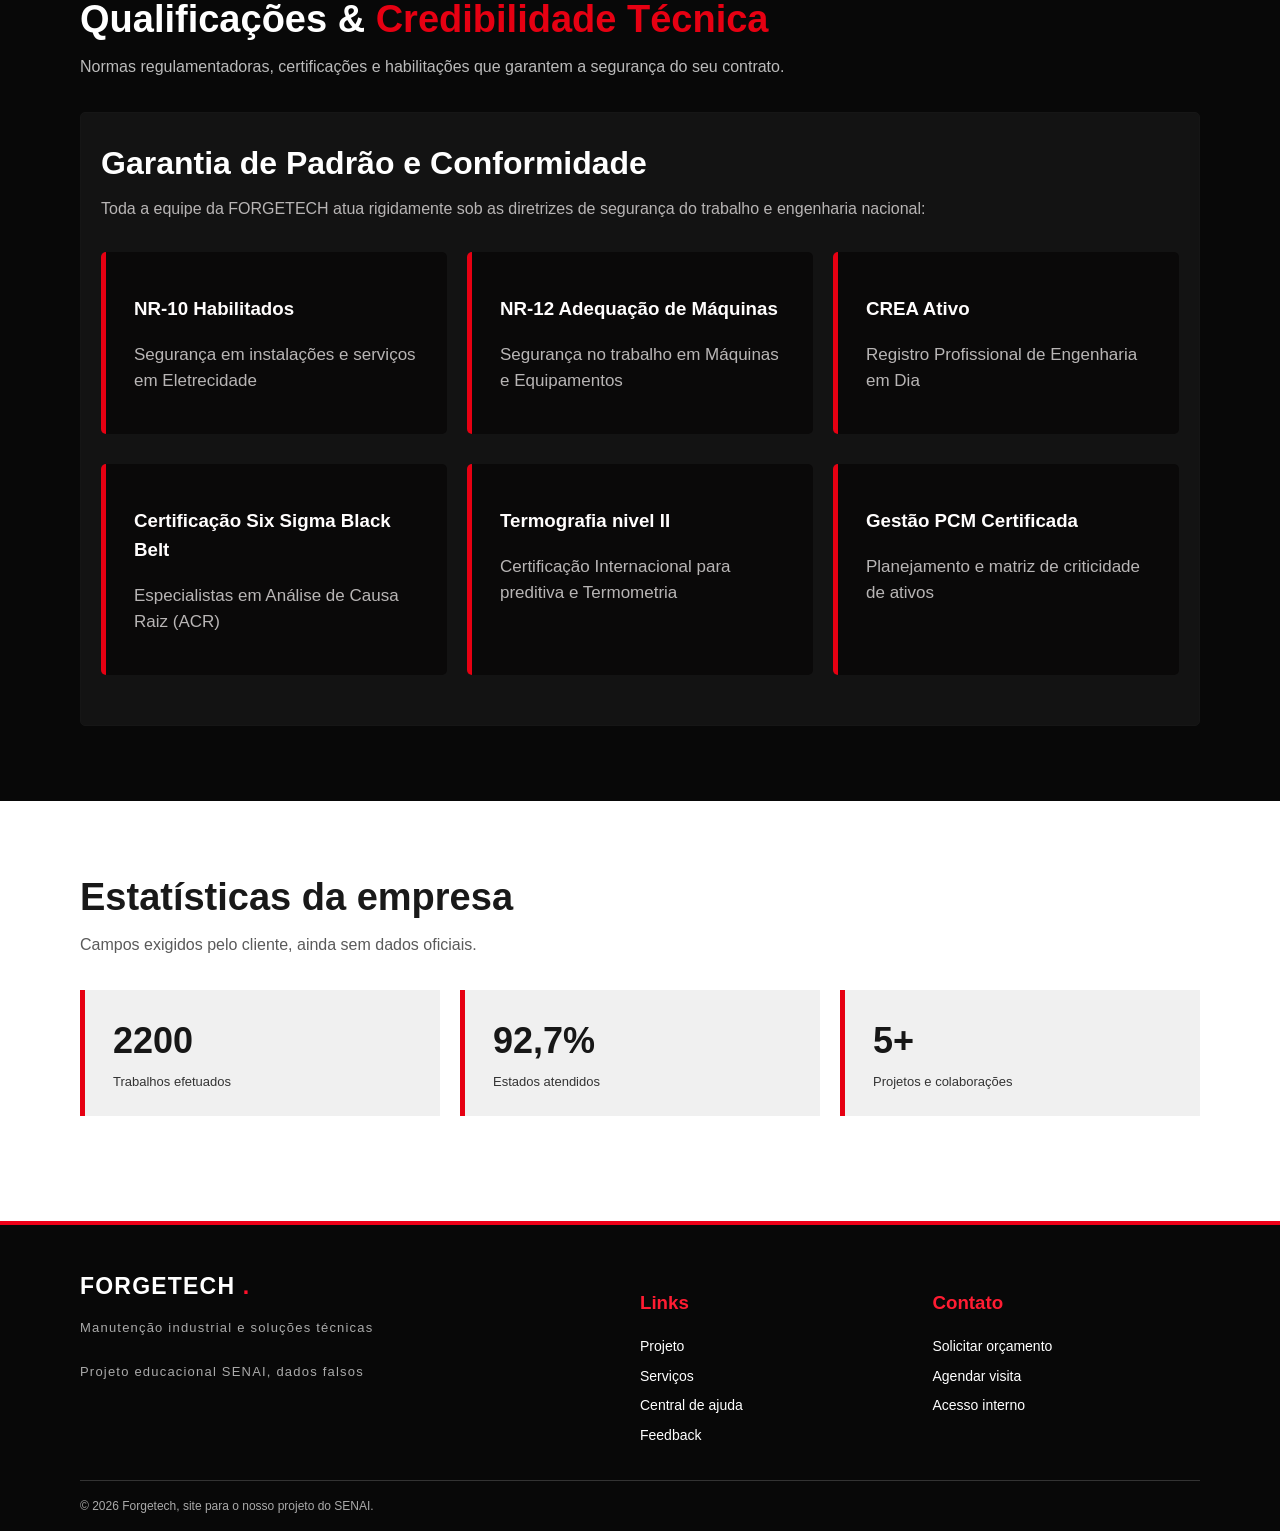
<file: empresa.html>
<!doctype html>
<html lang="pt-BR">
  <head>
    <meta charset="utf-8" />
    <meta content="width=device-width, initial-scale=1" name="viewport" />
    <meta content="Forgetech: manutenção industrial, serviços e suporte técnico." name="description" />
    <title>Empresa | Forgetech</title>
    <link href="assets/css/style.css" rel="stylesheet" />
    <link rel="icon" href="favicon.ico" type="image/x-icon">
  </head>
  <body>

    <header class="cabecalho">
      <div class="container topo">
        <a class="logo" href="index.html">
          FORGETECH
          <span>.</span>
        </a>

          <nav aria-label="Menu principal">
            <ul>
              <li>
              <a href="index.html">Início</a>
              </li>
              <li>
              <a aria-current="page" class="ativo" href="empresa.html">Empresa</a>
              </li>
              <li>
              <a href="solucoes.html">Serviços</a>
            </li>
            <li>
              <a href="conhecimento.html">Ajuda</a>
            </li>
            <li>
              <a href="feedback.html">Feedback</a>
            </li>
            <li>
              <a href="contato.html">Contato</a>
            </li>
          <li>
              <a href="colaboradores.html">Colaboradores</a>
            </li>
          </ul>
        </nav>
        <a class="botao topo-botao" href="contato.html#rapido">Pedir orçamento</a>
        <a class="acesso" href="acesso.html">Área do cliente</a>
          </div>

        </header>

        <main>

          <section class="secao claro">

            <div class="container">
          <h2>Sobre a <span class="Forgetech2"><bold>Forgetech</bold></span></h2>
          <p class="introducao">
            Conheça nossa estrutura, valores e compromisso com o setor industrial.
          </p>

            <div class="card">
              <h3>Nossa História e Foco</h3>
              <p >A história da FORGETECH começou em maio de 2006, de forma simples e focada em resolver os desafios operacionais do dia a
              dia das indústrias.
              A empresa nasceu ao identificar uma clara necessidade do mercado: oferecer às indústrias a liberdade de contratar
              manutenção especializada apenas quando realmente precisam, eliminando os custos e a burocracia de manter uma equipe fixa
              no quadro de funcionários.
              O trabalho bem-sucedido e a confiança dos clientes impulsionaram um rápido crescimento. O que começou com intervenções
              pontuais evoluiu para um portfólio completo de alta tecnologia — incluindo monitoramento preditivo via IoT, adequações
              elétricas e engenharia de PCM. Atualmente, a FORGETECH conta com profissionais altamente qualificados e atua em 5
              estados.</p>
            </div>



              <div class="tres-colunas">

             <article class="card">
              <h3>Missão</h3>
              <p>Garantir a continuidade e a segurança das operações industriais, oferecendo a flexibilidade que cada negócio exige e a
              qualidade técnica que o mercado precisa.</p>
             </article>

            <article class="card">
              <h3>Visão</h3>
              <p>Ser referência nacional no gerenciamento de manutenção preditiva, aplicação de IoT, laudos rigorosos e estruturação
              completa de PCM.</p>
            </article>

             <article class="card">
              <h3>Valores</h3>
              <p>Segurança rigorosa, inovação tecnológica constante, transparência em orçamentos e responsabilidade socioambiental.</p>
             </article>

           </div>

         </div>

       </section>

       <section class="secao claro">

         <div class="container">
          <h2>Empresas parceiras</h2>
          <p class="introducao">
            Empresas fictícias que representam as parcerias do nosso projeto SENAI.
          </p>
          <div class="cards">

            <article class="card">
              <div class="avatar"><img src="assets/img/Emblema geométrico industrial em V-1.png" alt=""></div>
              <h3>Vértice Metalúrgica</h3>
              <p>Parceira na fabricação de peças e componentes para manutenção industrial.</p>
            </article>

             <article class="card">
              <div class="avatar"><img src="assets/img/Elo industrial com circuitos integrados-2.png" alt=""></div>
              <h3>Elo Automação</h3>
              <p>Parceira em comandos elétricos, sensores e automação de equipamentos.</p>
             </article>

            <article class="card">
              <div class="avatar"><img src="assets/img/Emblema circular industrial com porca hexagonal-3.png" alt=""></div>
              <h3>Ciclo Insumos Industriais</h3>
              <p>Parceira no fornecimento de ferramentas, materiais e itens de reposição.</p>
            </article>

          </div>
          <a class="link" href="colaboradores.html">Conheça nossos colaboradores</a>

        </div>
      </section>

      

        <section id="projetos" clas>
        <h2 class="PR-1"></h2>

          <section class="secao escuro">

            <div class="container">
            <h2 class="">Qualificações & <span class="Forgetech2">Credibilidade Técnica</span></h2>
            <p class="introducao">
              Normas regulamentadoras, certificações e habilitações que garantem a segurança do seu contrato.
            </p>

            <div class="card-escuro">

              <h2>Garantia de Padrão e Conformidade</h2>
              <p>Toda a equipe da FORGETECH atua rigidamente sob as diretrizes de segurança do trabalho e engenharia nacional:</p>

              <div class="metricas">
              <article class="metrica-escuro">
                <h3>NR-10 Habilitados</h3>
                <p>Segurança em instalações e serviços em Eletrecidade</p>
              </article>

              <article class="metrica-escuro">
                <h3>NR-12 Adequação de Máquinas</h3>
                <p>Segurança no trabalho em Máquinas e Equipamentos</p>
              </article>

              <article class="metrica-escuro">
                <h3>CREA Ativo</h3>
                <p>Registro Profissional de Engenharia em Dia</p>
                  </article>


                </div>

                              <div class="metricas">
                                <article class="metrica-escuro">
                                  <h3>Certificação Six Sigma Black Belt</h3>
                                  <p>Especialistas em Análise de Causa Raiz (ACR)</p>
                                </article>
                              
                                <article class="metrica-escuro">
                                  <h3>Termografia nivel II</h3>
                                  <p>Certificação Internacional para preditiva e Termometria</p>
                                </article>
                              
                                <article class="metrica-escuro">
                                  <h3>Gestão PCM Certificada</h3>
                                  <p>Planejamento e matriz de criticidade de ativos</p>
                                </article>
                              
                              
                              </div>

              </div>
          </div>
            </section>

            <section class="secao claro">

              <div class="container">
            <h2>Estatísticas da empresa</h2>
            <p class="introducao">Campos exigidos pelo cliente, ainda sem dados oficiais.</p>
                <div class="metricas">

                  <div class="metrica">
                <strong>2200</strong>
                <span>Trabalhos efetuados</span>
               </div>

               <div class="metrica">
                <strong>92,7%</strong>
                <span>Estados atendidos</span>
               </div>

               <div class="metrica">
                <strong>5+</strong>
                <span>Projetos e colaborações</span>
               </div>

             </div>

           </div>

         </section>

       </section>

    </main>

    <footer class="rodape">
      <div class="container footer-grid">

        <div class="footer-logo">
          FORGETECH
          <span>.</span>
          <p>Manutenção industrial e soluções técnicas</p>
          <small>Projeto educacional SENAI, dados falsos</small>
        </div>

        <div>
          <h3>Links</h3>
          <a href="empresa.html">Projeto</a>
          <a href="solucoes.html">Serviços</a>
          <a href="conhecimento.html">Central de ajuda</a>
          <a href="feedback.html">Feedback</a>
        </div>

        <div>
          <h3>Contato</h3>
          <a href="contato.html">Solicitar orçamento</a>
          <a href="contato.html#visita">Agendar visita</a>
          <a href="acesso.html">Acesso interno</a>
        </div>
      </div>

      <div class="container fim">
        © 2026 Forgetech, site para o nosso projeto do SENAI.
      </div>

      </footer>
    <script src="assets/JS/sistema.js"></script>
    </body>
  </html>
</file>
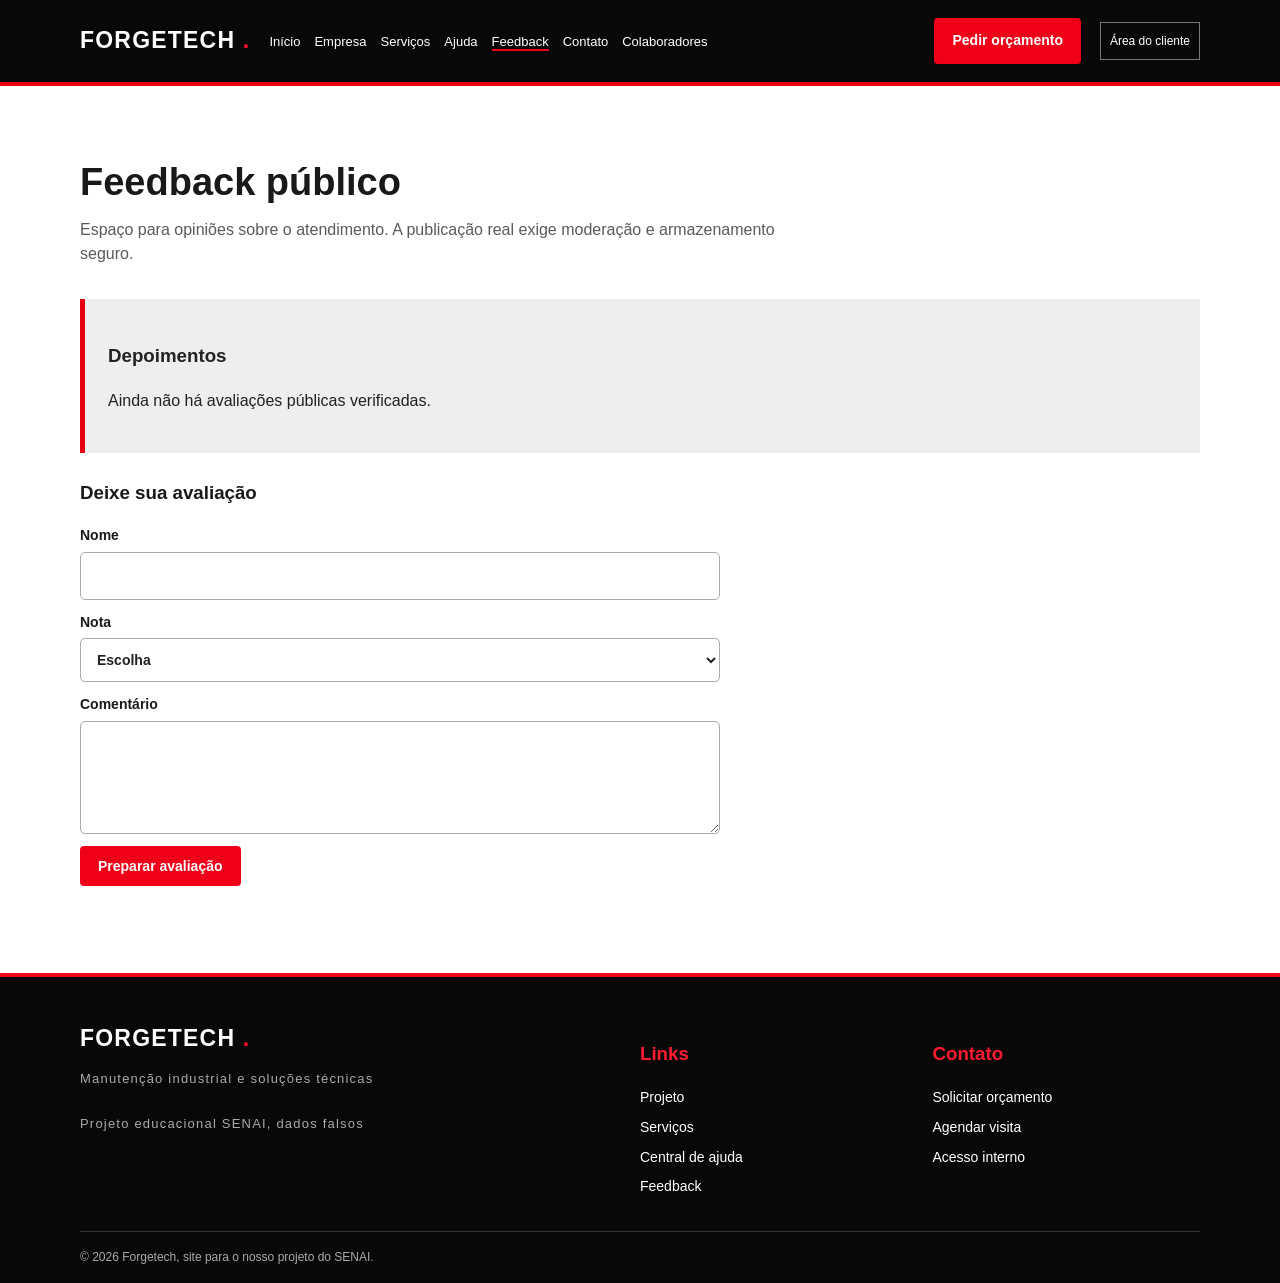
<file: feedback.html>
<!doctype html>
<html lang="pt-BR">
  <head>
    <meta charset="utf-8" />
    <meta content="width=device-width, initial-scale=1" name="viewport" />
    <meta content="Forgetech: manutenção industrial, serviços e suporte técnico." name="description" />
    <title>Feedback | Forgetech</title>
    <link href="assets/css/style.css" rel="stylesheet" />
    <link rel="icon" href="favicon.ico" type="image/x-icon">
  </head>

    <body>

      <header class="cabecalho">
        <div class="container topo">
        <a class="logo" href="index.html">
          FORGETECH

          <span>.</span>
        </a>

        <nav aria-label="Menu principal">
          <ul>
            <li>
              <a href="index.html">Início</a>
            </li>
            <li>
              <a href="empresa.html">Empresa</a>
            </li>
            <li>
              <a href="solucoes.html">Serviços</a>
                </li>

                <li>
              <a href="conhecimento.html">Ajuda</a>
                </li>

                <li>
              <a aria-current="page" class="ativo" href="feedback.html">Feedback</a>
                </li>

                <li>
              <a href="contato.html">Contato</a>
             </li>
           <li>
              <a href="colaboradores.html">Colaboradores</a>
            </li>
          </ul>
         </nav>
        <a class="botao topo-botao" href="contato.html#rapido">Pedir orçamento</a>
        <a class="acesso" href="acesso.html">Área do cliente</a>
       </div>

     </header>

     <main>

      <section class="secao claro">

        <div class="container">

          <h2>Feedback público</h2>

          <p class="introducao">

            Espaço para opiniões sobre o atendimento. A publicação real exige moderação e armazenamento
            seguro.
          </p>

          <div class="caixa">
            <h3>Depoimentos</h3>
            <p>Ainda não há avaliações públicas verificadas.</p>
          </div>

          <h3>Deixe sua avaliação</h3>

          <form class="formulario form-largo" data-demo-form="">

            <label>
              Nome
              <input name="nome" required="" />
            </label>

            <label>
              Nota
              <select name="nota" required="">
                <option value="">Escolha</option>
                <option>5</option>
                <option>4</option>
                <option>3</option>
                <option>2</option>
                <option>1</option>
              </select>
            </label>

            <label>
              Comentário
              <textarea name="comentario" required="" rows="4"></textarea>
            </label>

            <button class="botao" type="submit">Preparar avaliação</button>

            <p aria-live="polite" class="aviso-form"></p>

          </form>

        </div>

          </section>
        </main>

        <footer class="rodape">

          <div class="container footer-grid">

            <div class="footer-logo">
          FORGETECH
          <span>.</span>

          <p>Manutenção industrial e soluções técnicas</p>
          <small>Projeto educacional SENAI, dados falsos</small>
         </div>

         <div>
          <h3>Links</h3>
          <a href="empresa.html">Projeto</a>
          <a href="solucoes.html">Serviços</a>
          <a href="conhecimento.html">Central de ajuda</a>
          <a href="feedback.html">Feedback</a>
         </div>

         <div>
          <h3>Contato</h3>
          <a href="contato.html">Solicitar orçamento</a>
          <a href="contato.html#visita">Agendar visita</a>
          <a href="acesso.html">Acesso interno</a>
        </div>

      </div>
      
      <div class="container fim">
        © 2026 Forgetech, site para o nosso projeto do SENAI.
      </div>

    </footer>

    <script>
      function limparFormulario() {
        document.getElementById("formulario form-largo").reset();
      }
    </script>
  </body>

</html>
</file>
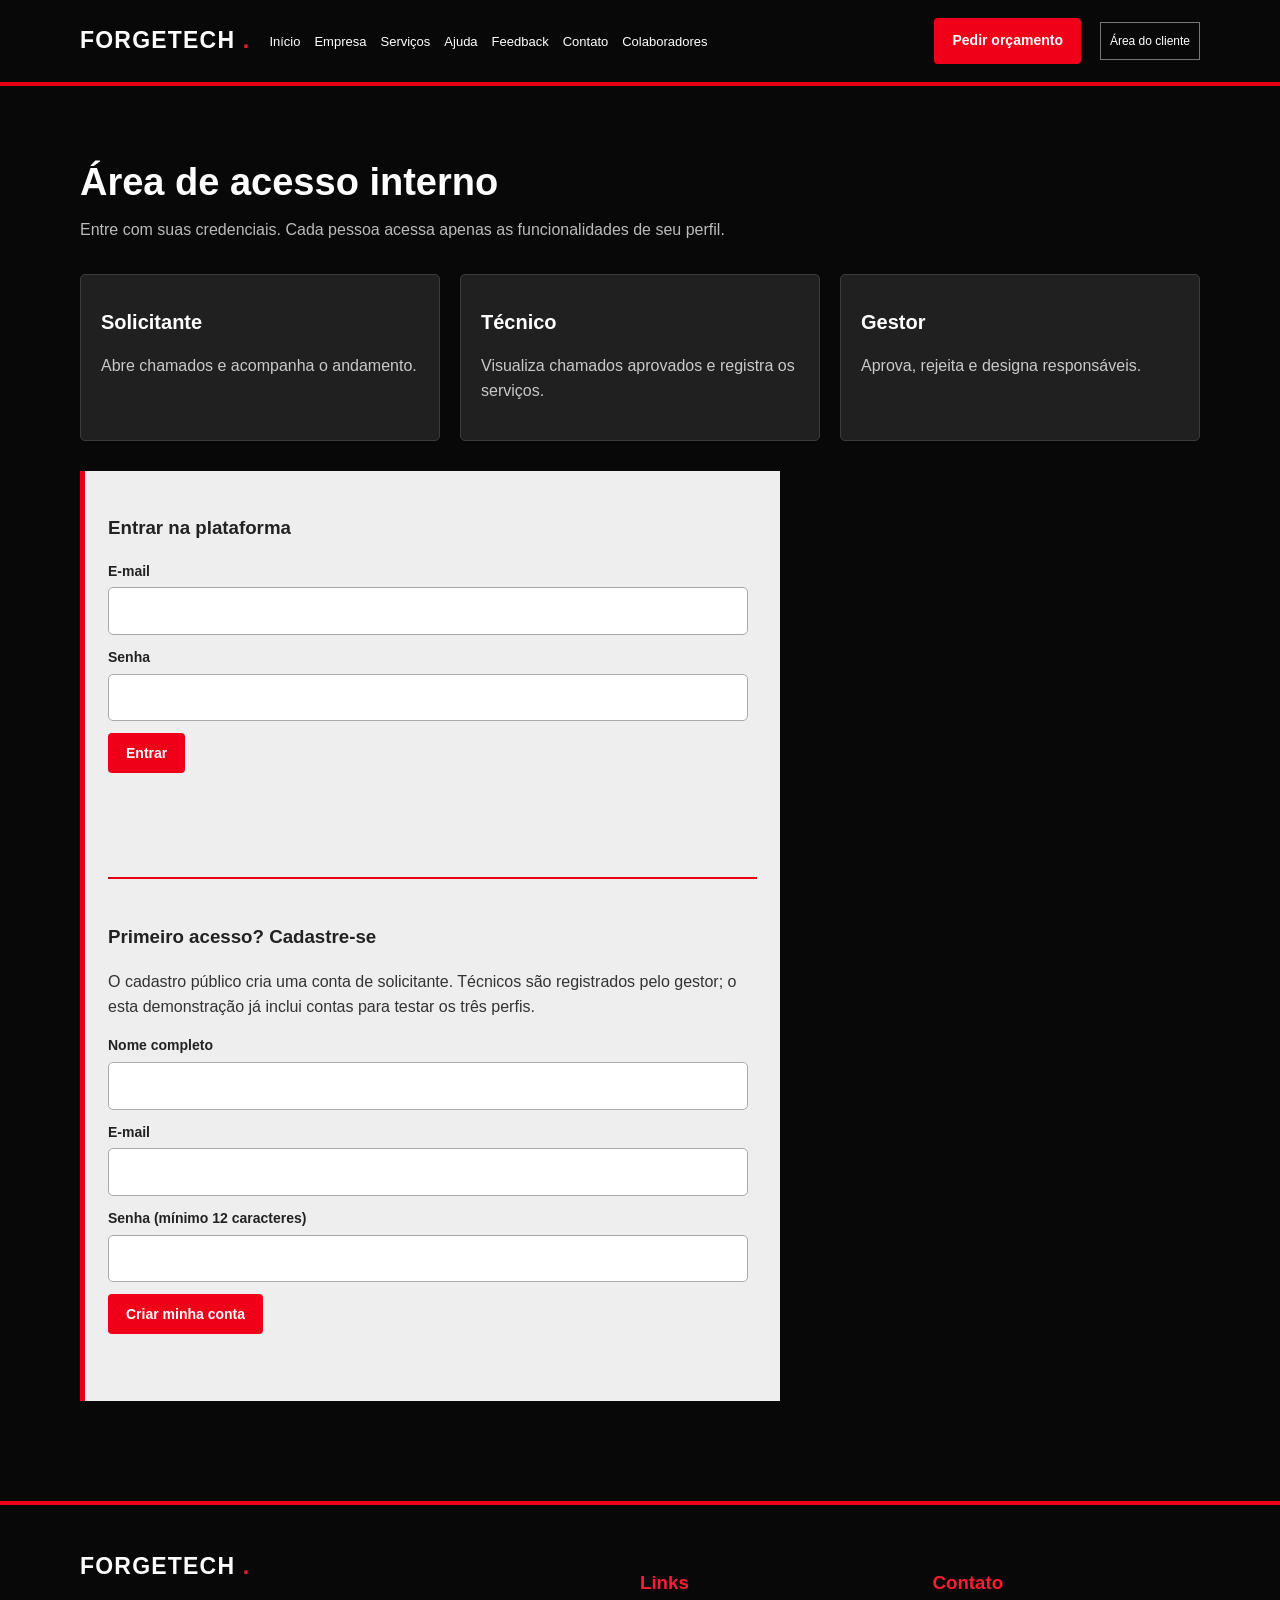
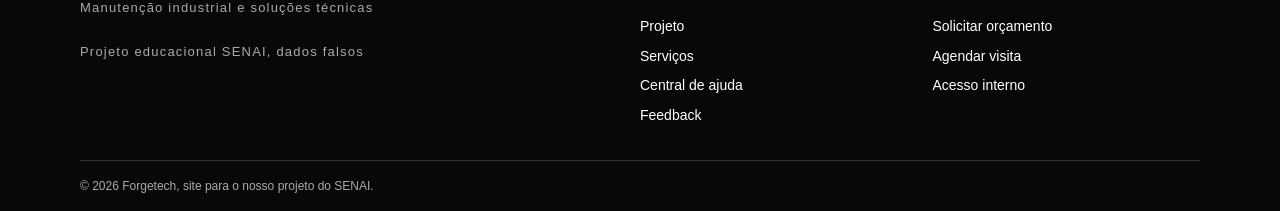
<file: painel.html>
<!doctype html>
<html lang="pt-BR">
  <head>
    <meta charset="utf-8" />
    <meta content="width=device-width, initial-scale=1" name="viewport" />
    <meta content="Forgetech: manutenção industrial, serviços e suporte técnico." name="description" />
    <title>Acesso | Forgetech</title>
    <link href="assets/css/style.css" rel="stylesheet" />
    <link rel="icon" href="favicon.ico" type="image/x-icon">
  </head>
  <body>

    <header class="cabecalho">
      <div class="container topo">
        <a class="logo" href="index.html">
          FORGETECH
          <span>.</span>
        </a>

          <nav aria-label="Menu principal">
            <ul>
              <li>
              <a href="index.html">Início</a>
              </li>
              <li>
              <a href="empresa.html">Empresa</a>
              </li>
              <li>
              <a href="solucoes.html">Serviços</a>
            </li>
            <li>
              <a href="conhecimento.html">Ajuda</a>
            </li>
            <li>
              <a href="feedback.html">Feedback</a>
            </li>
            <li>
              <a href="contato.html">Contato</a>
            </li>
          <li>
              <a href="colaboradores.html">Colaboradores</a>
            </li>
          </ul>
        </nav>
        <a class="botao topo-botao" href="contato.html#rapido">Pedir orçamento</a>
        <a class="acesso" href="acesso.html">Área do cliente</a>
          </div>

        </header>

        <main>

          <section class="secao escuro">

            <div class="container">
              <div class="painel-topo">

                <div>
              <p class="sobretitulo">PLATAFORMA FORGETECH</p>
              <h2 id="bem-vindo">Painel interno</h2>
              <p class="introducao" id="perfil-info">Carregando usuário...</p>
                </div>
            <button class="botao" id="sair" type="button">Sair</button>
           </div>
          <div aria-live="polite" class="mensagem" id="painel-erro"></div>

           <div hidden="" id="painel-solicitante">
            <h3>Abrir solicitação de manutenção</h3>

             <form class="formulario form-largo" id="chamado-form">
              <label>
                Equipamento
                <input maxlength="120" name="equipamento" required="" />
              </label>
              <label>
                Descrição do problema
                <textarea maxlength="1500" name="descricao" required="" rows="4"></textarea>
              </label>
              <button class="botao" type="submit">Enviar solicitação</button>
            </form>
            <h3>Meus chamados</h3>
            <div class="lista-chamados" id="meus-chamados"></div>
          </div>

          <div hidden="" id="painel-gestor">
            <div aria-live="polite" class="caixa" id="estatisticas-gestor"></div>
            <section class="caixa">
              <h3>Adicionar técnico ou solicitante</h3>

              <form class="formulario form-largo" id="gestor-usuario-form">
                <label>
                  Nome
                  <input minlength="3" name="nome" required="" />
                </label>
                <label>
                  E-mail
                  <input name="email" required="" type="email" />
                </label>
                <label>
                  Senha inicial (12 ou mais caracteres)
                  <input minlength="12" name="senha" required="" type="password" />
                </label>
                <label>
                  Perfil
                  <select name="papel">
                    <option value="tecnico">Técnico</option>
                    <option value="solicitante">Solicitante</option>
                  </select>
                </label>
                <button class="botao" type="submit">Cadastrar usuário</button>
                </form>
              </section>
            <h3>Solicitações para avaliação e acompanhamento</h3>
            <div class="lista-chamados" id="gestor-chamados"></div>
            </div>

            <div hidden="" id="painel-tecnico">
            <h3>Chamados aprovados e designados</h3>
            <div class="lista-chamados" id="tecnico-chamados"></div>
            </div>
          <p class="mensagem" id="painel-mensagem" role="status"></p>
        </div>
      </section>
    </main>

    <footer class="rodape">

      <div class="container footer-grid">
        <div class="footer-logo">
          FORGETECH
          <span>.</span>
          <p>Manutenção industrial e soluções técnicas.</p>
          <small>Projeto educacional SENAI , dados demonstrativos.</small>
        </div>

        <div>
          <h3>Links</h3>
          <a href="empresa.html">Projeto</a>
          <a href="solucoes.html">Serviços</a>
          <a href="conhecimento.html">Central de ajuda</a>
          <a href="feedback.html">Feedback</a>
            </div>

            <div>
          <h3>Contato</h3>
          <a href="contato.html">Solicitar orçamento</a>
          <a href="contato.html#visita">Agendar visita</a>
          <a href="acesso.html">Acesso interno</a>
            </div>
          </div>

       <div class="container fim">
        © 2026 Forgetech , site demonstrativo, não representa uma empresa em operação.
       </div>
     </footer>
    <script src="assets/JS/sistema.js"></script>
   </body>
 </html>
</file>
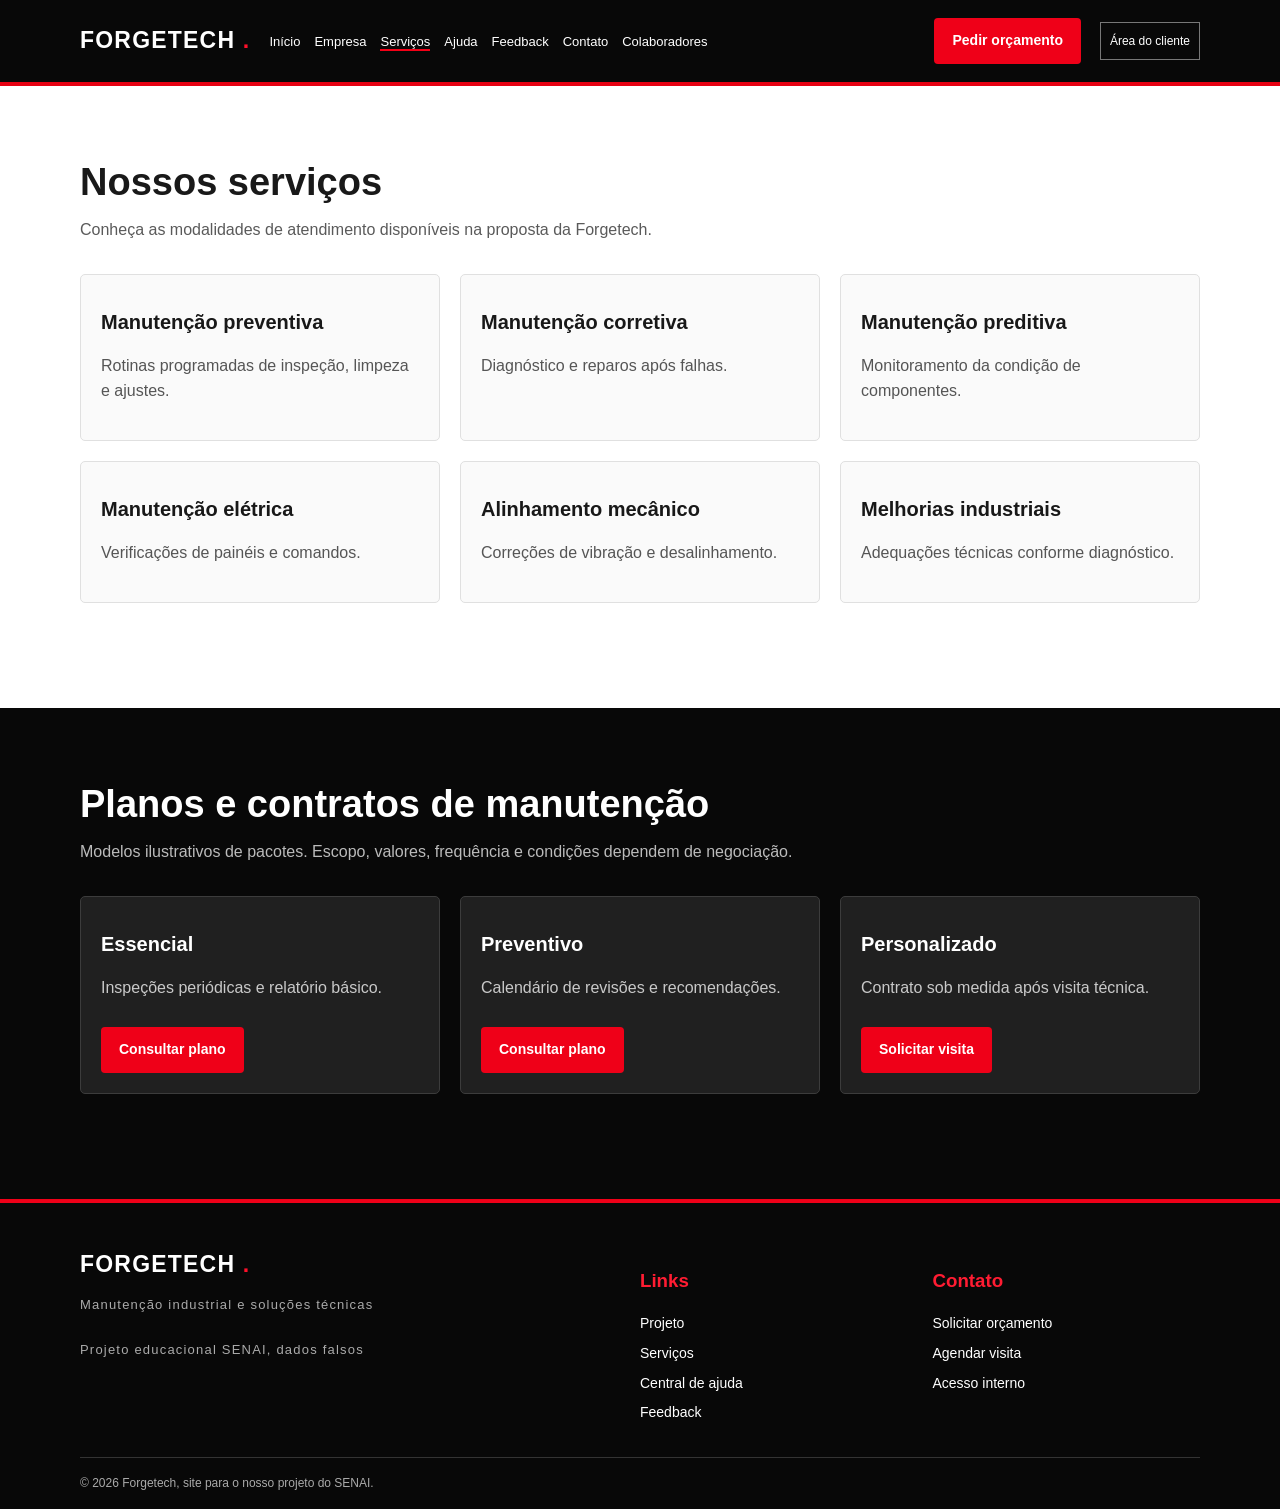
<file: solucoes.html>
<!doctype html>
<html lang="pt-BR">
  <head>
    <meta charset="utf-8" />
    <meta content="width=device-width, initial-scale=1" name="viewport" />
    <meta content="Forgetech: manutenção industrial, serviços e suporte técnico." name="description" />
    <title>Solucoes | Forgetech</title>
    <link href="assets/css/style.css" rel="stylesheet" />
    <link rel="icon" href="favicon.ico" type="image/x-icon">
  </head>
  <body>

    <header class="cabecalho">
      <div class="container topo">
        <a class="logo" href="index.html">
          FORGETECH
          <span>.</span>
        </a>

          <nav aria-label="Menu principal">
            <ul>
              <li>
              <a href="index.html">Início</a>
              </li>
              <li>
              <a href="empresa.html">Empresa</a>
              </li>
              <li>
              <a aria-current="page" class="ativo" href="solucoes.html">Serviços</a>
            </li>
            <li>
              <a href="conhecimento.html">Ajuda</a>
            </li>
            <li>
              <a href="feedback.html">Feedback</a>
            </li>
            <li>
              <a href="contato.html">Contato</a>
            </li>
          <li>
              <a href="colaboradores.html">Colaboradores</a>
            </li>
          </ul>
        </nav>
        <a class="botao topo-botao" href="contato.html#rapido">Pedir orçamento</a>
        <a class="acesso" href="acesso.html">Área do cliente</a>
          </div>

        </header>

        <main>

          <section class="secao claro">

            <div class="container">
          <h2>Nossos serviços</h2>
          <p class="introducao">
            Conheça as modalidades de atendimento disponíveis na proposta da Forgetech.
          </p>
              <div class="cards">

                <article class="card">
              <h3>Manutenção preventiva</h3>
              <p>Rotinas programadas de inspeção, limpeza e ajustes.</p>
             </article>

             <article class="card">
              <h3>Manutenção corretiva</h3>
              <p>Diagnóstico e reparos após falhas.</p>
             </article>

             <article class="card">
              <h3>Manutenção preditiva</h3>
              <p>Monitoramento da condição de componentes.</p>
             </article>

             <article class="card">
              <h3>Manutenção elétrica</h3>
              <p>Verificações de painéis e comandos.</p>
            </article>
            <article class="card">
              <h3>Alinhamento mecânico</h3>
              <p>Correções de vibração e desalinhamento.</p>
            </article>

            <article class="card">
              <h3>Melhorias industriais</h3>
              <p>Adequações técnicas conforme diagnóstico.</p>
            </article>
          </div>
        </div>
      </section>

      <section class="secao escuro">

        <div class="container">
          <h2>Planos e contratos de manutenção</h2>
          <p class="introducao">
            Modelos ilustrativos de pacotes. Escopo, valores, frequência e condições dependem de negociação.
          </p>

          <div class="cards">
            <article class="card plano">
              <h3>Essencial</h3>
              <p>Inspeções periódicas e relatório básico.</p>
              <a class="botao" href="contato.html#rapido">Consultar plano</a>
            </article>

            <article class="card plano">
              <h3>Preventivo</h3>
              <p>Calendário de revisões e recomendações.</p>
              <a class="botao" href="contato.html#rapido">Consultar plano</a>
              </article>

              <article class="card plano">
              <h3>Personalizado</h3>
              <p>Contrato sob medida após visita técnica.</p>
              <a class="botao" href="contato.html#visita">Solicitar visita</a>
              </article>
            </div>
          </div>
        </section>
      </main>

      <footer class="rodape">

      <div class="container footer-grid">
        <div class="footer-logo">
          FORGETECH
          <span>.</span>
          <p>Manutenção industrial e soluções técnicas</p>
          <small>Projeto educacional SENAI, dados falsos</small>
        </div>

        <div>
          <h3>Links</h3>
          <a href="empresa.html">Projeto</a>
          <a href="solucoes.html">Serviços</a>
          <a href="conhecimento.html">Central de ajuda</a>
          <a href="feedback.html">Feedback</a>
            </div>

            <div>
          <h3>Contato</h3>
          <a href="contato.html">Solicitar orçamento</a>
          <a href="contato.html#visita">Agendar visita</a>
          <a href="acesso.html">Acesso interno</a>
            </div>

          </div>

          <div class="container fim">
        © 2026 Forgetech, site para o nosso projeto do SENAI.
          </div>
        </footer>
    <script src="assets/JS/sistema.js"></script>
   </body>
 </html>
</file>
<file: assets/css/style.css>
* {
      box-sizing: border-box;
}

html {
   scroll-behavior: smooth;
}

body {
    margin: 0;
    font-family: Arial, Helvetica, sans-serif;
    color: #191919;
    background: #fff;
    line-height: 1.55;
}

a {

    color: inherit;
    text-decoration: none;
}

img {
      max-width: 100%;
}

.container {
   width: 90%;
   max-width: 1120px;
   margin: auto;
}

.cabecalho {
    background: #080808;
    color: white;
    border-bottom: 4px solid #e60012;
}

.topo {

    display: flex;

    align-items: center;
    gap: 19px;
    min-height: 82px;
}

.logo,
.footer-logo {
      font-weight: 900;
      letter-spacing: 1.2px;
      font-size: 23px;
}

.logo span,

.footer-logo span {
   color: #ff102a;
}

.topo nav {
    flex: 1;

}

.topo ul {

    padding: 0;
    margin: 0;
    list-style: none;
    display: flex;
    gap: 14px;
    flex-wrap: wrap;
}

.topo nav a {
      font-size: 13px;
}

.topo a:hover,
.rodape a:hover {
   color: #ff3445;
}

.topo .ativo {
    border-bottom: 2px solid #f40016;
}

.acesso {

    font-size: 12px;
    border: 1px solid #777;
    padding: 9px;
}

.botao,
button.botao {
      display: inline-block;
      border: 0;
      background: #ef0018;
      color: white;
      font-weight: 700;
      padding: 12px 18px;

      border-radius: 4px;
      cursor: pointer;
      font-size: 14px;
}

.botao:hover {
   background: #bf0014;
   color: white;
}

.contorno {
    background: transparent;
    border: 1px solid #fff;
}

.hero {

    min-height: 535px;
    background: #050505;
    color: #fff;

    position: relative;
    display: flex;
    align-items: center;
    overflow: hidden;
}

.hero-conteudo {
      position: relative;
      padding: 80px 0;
}

.hero h1 {
   max-width: 610px;
   font-size: 60px;
   line-height: 1.08;
   margin: 15px 0;
}

.hero p {
    max-width: 560px;
    color: #ddd;
    font-size: 17px;
}

.sobretitulo {

    color: #ff3248;
    font-size: 13px;
    font-weight: bold;
    letter-spacing: 2px;
}

.acoes {
      display: flex;
      gap: 12px;
      flex-wrap: wrap;
      margin-top: 25px;

}

.secao {
   padding: 75px 0;
}

.claro {
    background: #fff;
}

.escuro {

    background: #080808;
    color: #fff;
}

.secao h2 {
      font-size: 38px;
      margin: 0 0 13px;
      line-height: 1.15;

}

.introducao {
   max-width: 750px;
   margin: 0 0 32px;
   color: #5a5a5a;
}

.escuro .introducao {
    color: #bbb;
}

.metricas {

    display: flex;
    flex-wrap: wrap;
    gap: 20px;
    margin: 30px 0;
}

.metrica {
      background: #f0f0f0;
      padding: 23px 28px;
      min-width: 180px;
      flex: 1;
      border-left: 5px solid #e60012;
}

.metrica strong {
   font-size: 36px;
   display: block;
   color: #171717;
}

.metrica span {
    font-size: 13px;
    color: #333;
}


.metrica-escuro {
    background: #0a0909;
    padding: 23px 28px;
    min-width: 180px;
    flex: 1;
    border-left: 5px solid #e60012;
    color: white;
    border-radius: 5px;
}

.metrica-escuro h3 {
    display: block;
    color: #fffdfd;
}

.metrica-escuro p {
    font-size: 17px;
    color: #818080;
}
.observacao {

    font-size: 13px;
    color: #696969;
}

.escuro .observacao {
      color: #ccc;
}

.link {
   display: inline-block;
   color: #dc0016;
   font-weight: bold;
   margin-top: 17px;
}

.ambiental {
    display: grid;
    grid-template-columns: 1fr 1fr;

    gap: 35px;
    align-items: center;
}

.imagem-ilustrativa {

    min-height: 260px;
    background: rgba(255, 0, 0, 0.432);
    border-radius: 5px;
    display: flex;
    align-items: end;
    padding: 5px;
    color: white;
    letter-spacing: 2px;
    font-weight: bold;
}

.cards {
      display: grid;
      grid-template-columns: repeat(3, 1fr);

      gap: 20px;
      margin: 30px 0;
}

.card {
        transition: 0.5s;
   border: 1px solid #e0e0e0;
   border-radius: 5px;
   padding: 20px;
   background: #fafafa;
   color: #181818;
}

.card:hover {
    transition: 0.5s;
    transform: scale(1.01);
    box-shadow: 0 6px 15px #ff0116;
    filter: brightness(1.15) contrast(1.05);

}



.card h3 {
    font-size: 20px;
    margin: 12px 0;
}

.card p {

    color: #555;

}

.card2 {
        transition: 0.5s;
    border: 1px solid #e0e0e0;
    border-radius: 5px;
    padding: 20px;
    background: #fafafa;
    color: #181818;
}

.card2:hover {
    transition: 0.5s;
    transform: scale(1.01);
    box-shadow: 0 6px 15px #464646;
    filter: brightness(1.15) contrast(1.05);

}

.card2 h3 {
    font-size: 20px;
    margin: 12px 0;
}

.card2 p {
    font-size: 20px;
    color: #555;

}

.card2 span {
    color: red;
    font-size: 24px;
}

.card2:hover span {
        transition: 0.5s;
    color: red;
    font-size: 24px;
    transform: scale(1.10);
}

.card-escuro {
    border: 1px solid rgb(22, 22, 22);
    border-radius: 5px;
    padding: 20px;
    background: #131313;
    color: #181818;

}

.card-verde {
    border: 1px solid rgb(38, 207, 4);
    border-radius: 5px;
    padding: 10px;
    background: #00ff15;
    color: #000000;
    text-align: center;
    font-size: 20px;

}

.card-vermelho {
    border: 1px solid rgb(255, 0, 0);
    border-radius: 5px;
    padding: 10px;
    background: #ff0000;
    color: #ffffff;
    text-align: center;
    font-size: 20px;

}

.card-escuro h2 {
    color: white;
    font-size: 32px;
    margin: 12px 0;
}

.card-escuro p {

    color: #b8b5b5;

}

.card-imagem {
      height: 160px;
      display: grid;
      place-items: center;
      background: #d1d1d1;
      font-size: 48px;
      font-weight: bold;
      color: #8b8b8b;
}

.plano {
   background: #202020;
   border-color: #3c3c3c;
   color: #fff;
}

.plano p {
    color: #c9c9c9;
}

.plano .botao {

    margin-top: 10px;
}

.avatar {
      display: grid;
      place-items: center;
      border-radius: 8px;
      background: #ddd;
      color: #666;
      width: 85px;
      height: 85px;
      font-size: 35px;
}

.duas-colunas {
    display: grid;
    grid-template-columns: 1fr 1fr;
    padding: 30px;
    gap: 35px;
    align-items: start;
}

@media (max-width: 1980px) {
.cta-grid,
.tres-colunas {
   display: grid;
   grid-template-columns: 1fr 1fr 1fr;
   padding: 30px;
   gap: 35px;
   align-items: start;
}
}

@media (max-width: 500px) {

    .cta-grid,
    .tres-colunas {
        display: grid;
        grid-template-columns: 1fr 1fr;
        padding: 30px;
        gap: 35px;
        align-items: start;
    }
}

.tres-colunas article {
    height: 100%;
}

.cta-grid h3 {
    font-size: 30px;
    line-height: 1.2;
}

.formulario {

    display: grid;
    gap: 12px;
}

.formulario label {
      font-size: 14px;

      font-weight: 700;
      display: grid;
      gap: 5px;
}

.formulario input,
.formulario select,
.formulario textarea {
   width: 100%;
   padding: 12px;
   border-radius: 5px;
   border: 1px solid #aaa;
   background: white;
   color: #222;
   font: inherit;
}

.formulario button {
    justify-self: start;

}

.aviso-form {

    margin: 0;
    font-size: 13px;
    color: #ff5b6f;
}

.form-largo {
      max-width: 640px;
}

.caixa {
   padding: 23px;
   background: #eee;
   border-left: 5px solid #e60012;
   color: #222;
   margin: 25px 0;
}

.destaque {
    margin-top: 28px;
}

.rodape {

    background: #080808;
    color: white;
    border-top: 4px solid #ef0018;
    padding: 44px 0 16px;
}

.footer-grid {
      display: grid;
      grid-template-columns: 2fr 1fr 1fr;
      gap: 25px;
}

.footer-grid a {
   display: block;
   margin: 8px 0;
   font-size: 14px;
}

.footer-grid h3 {
    color: #ff1c32;
}

.footer-logo p,

.footer-logo small {

    color: #aaa;
    font-weight: 400;
    font-size: 13px;
}

.fim {
      border-top: 1px solid #333;
      padding-top: 16px;

      color: #aaa;
      font-size: 12px;
      margin-top: 25px;
}

details {
    transition: 0.3s;
   margin: 12px 0;
   padding: 15px;
   border: 1px solid #ccc;
   border-radius: 5px;
   background-color: whitesmoke;
   
}

details:hover {
    transition: 0.3s;
    transform: scale(1.01);
}

details[open] {
    transition: 0.3s;
    transform: scale(1.02);
    filter: brightness(1.10);
}

summary {
    cursor: pointer;
    font-weight: bold;
}

#rapido,
#visita {

    scroll-margin-top: 25px;
}

@media (max-width: 900px) {

    .topo {
       flex-wrap: wrap;
       padding: 16px 0;
    }

    .topo nav {
        order: 3;
        flex-basis: 100%;
    }

    .cards {

        grid-template-columns: repeat(2, 1fr);
    }

}

@media (max-width: 620px) {
    .cards,
    .duas-colunas,
    .cta-grid,
    .ambiental,
    .footer-grid {
       grid-template-columns: 1fr;
    }

    .topo ul {
        gap: 10px;
    }

    .topo-botao {

        display: none;
    }

    .hero {
          min-height: 470px;

    }

    .secao {
       padding: 46px 0;
    }

    .metricas {
        display: block;
    }

    .metrica {

        margin-bottom: 12px;
    }

    

    .hero h1 {
          font-size: 36px;
    }
}

/* Área interna: preserva o estilo preto, branco e vermelho. */

.login-box {
   max-width: 700px;
   margin-top: 28px;
}

.login-box p {
    color: #333;
}

.login-box .mensagem {

    color: #a00013;
}

.painel-topo {
      display: flex;
      justify-content: space-between;
      gap: 25px;
      align-items: center;

}

.lista-chamados {
   display: grid;
   gap: 14px;
   margin: 20px 0 42px;
}

.chamado {
    background: #222;
    border: 1px solid #555;
    padding: 22px;
    border-radius: 5px;
}

.chamado h4 {

    margin: 0 0 6px;
}

.chamado p {
      white-space: pre-wrap;
      overflow-wrap: anywhere;
}

.chamado button {
   margin: 6px 10px 6px 0;
}

.chamado label {
    display: block;
    margin: 10px 0;
}

.chamado select,
.chamado textarea {

    padding: 10px;
    max-width: 100%;
    width: 100%;

}

.mensagem {
      color: #ff7786;
      min-height: 24px;
}

[hidden] {
   display: none !important;
}

/* Cadastro e gestão */
.cadastro-box {
    margin-top: 36px;
    padding-top: 24px;
    border-top: 2px solid #e60012;
}

.edicao-chamado {

    margin-top: 16px;
    display: grid;
    gap: 12px;
}

.edicao-chamado label {
      display: grid;
      gap: 5px;
}

#estatisticas-gestor {
   margin: 20px 0;
}

#painel-gestor .caixa {
    margin-bottom: 20px;
}

.PR-1 {
  padding-left: 20%;
}

.Forgetech2 {
    color: #e60012;
}

.Caixa-Historia {
    border-radius: 24px;

}
</file>
